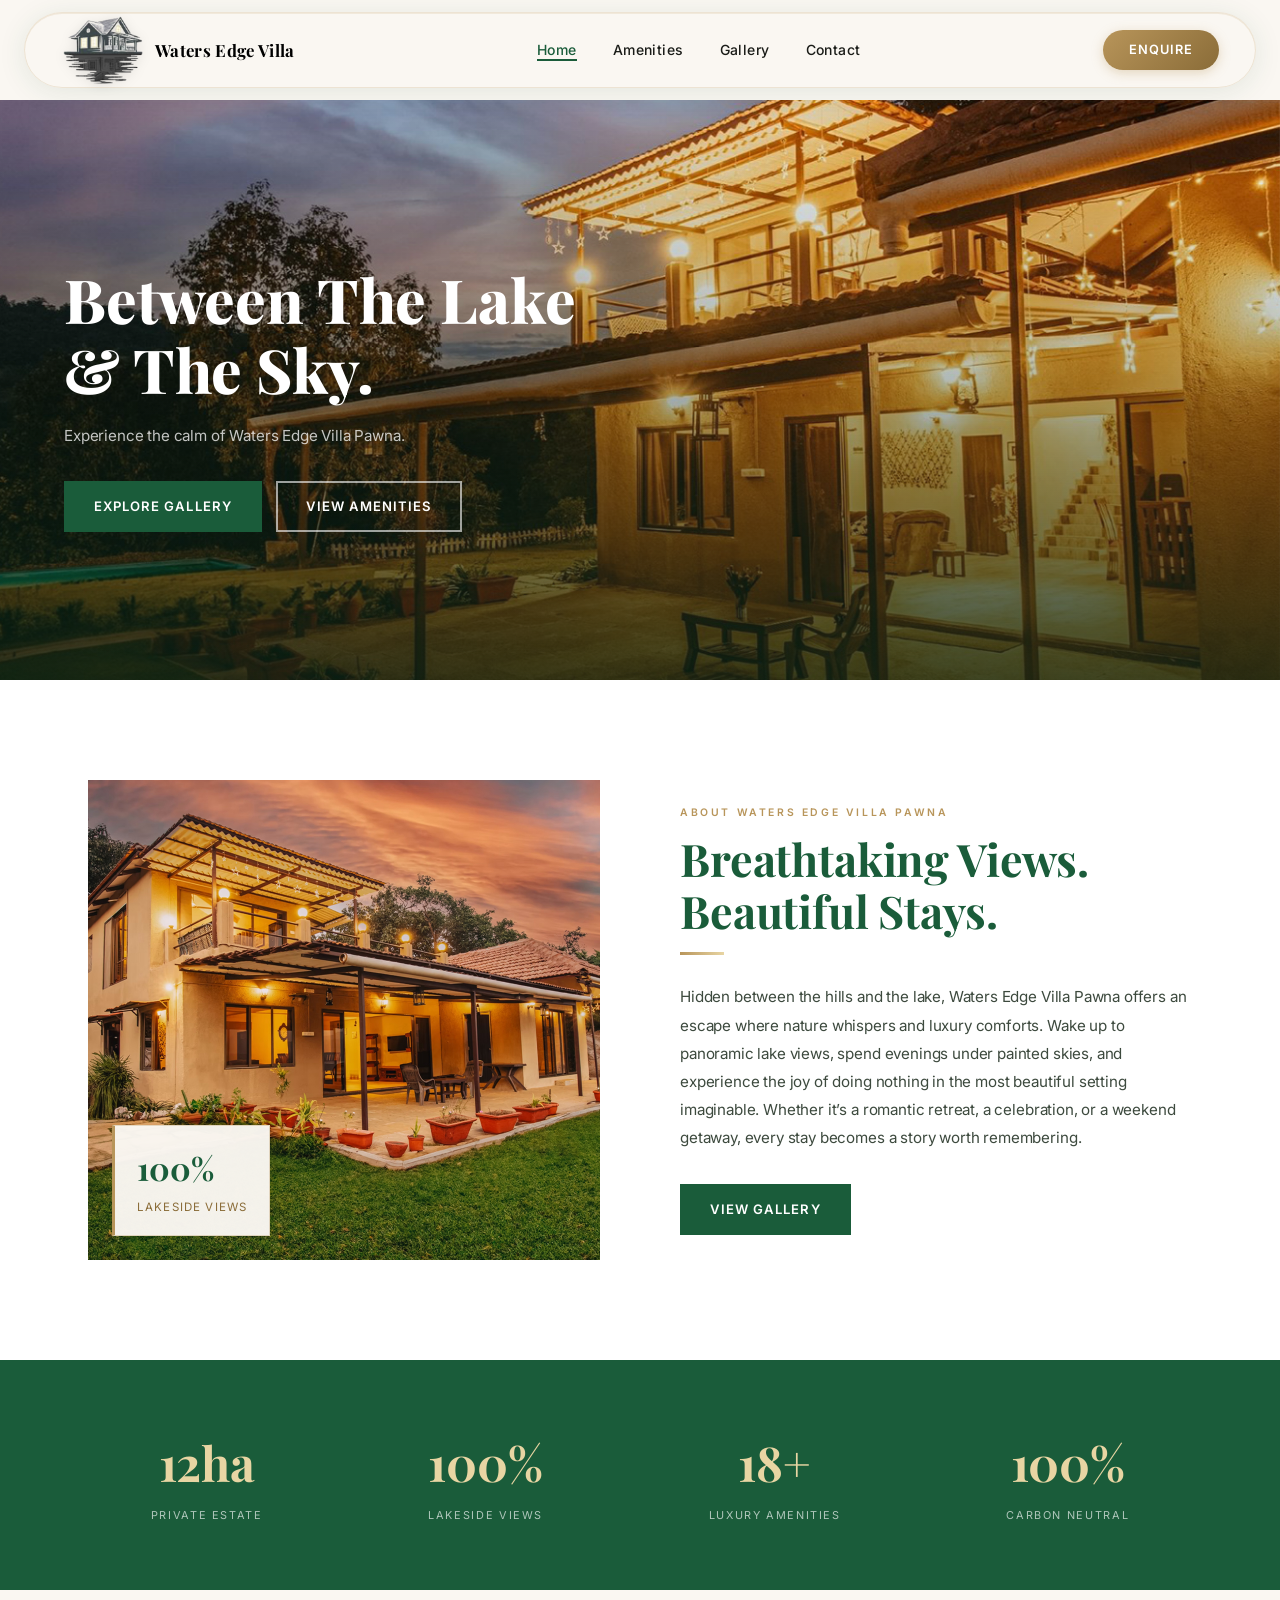
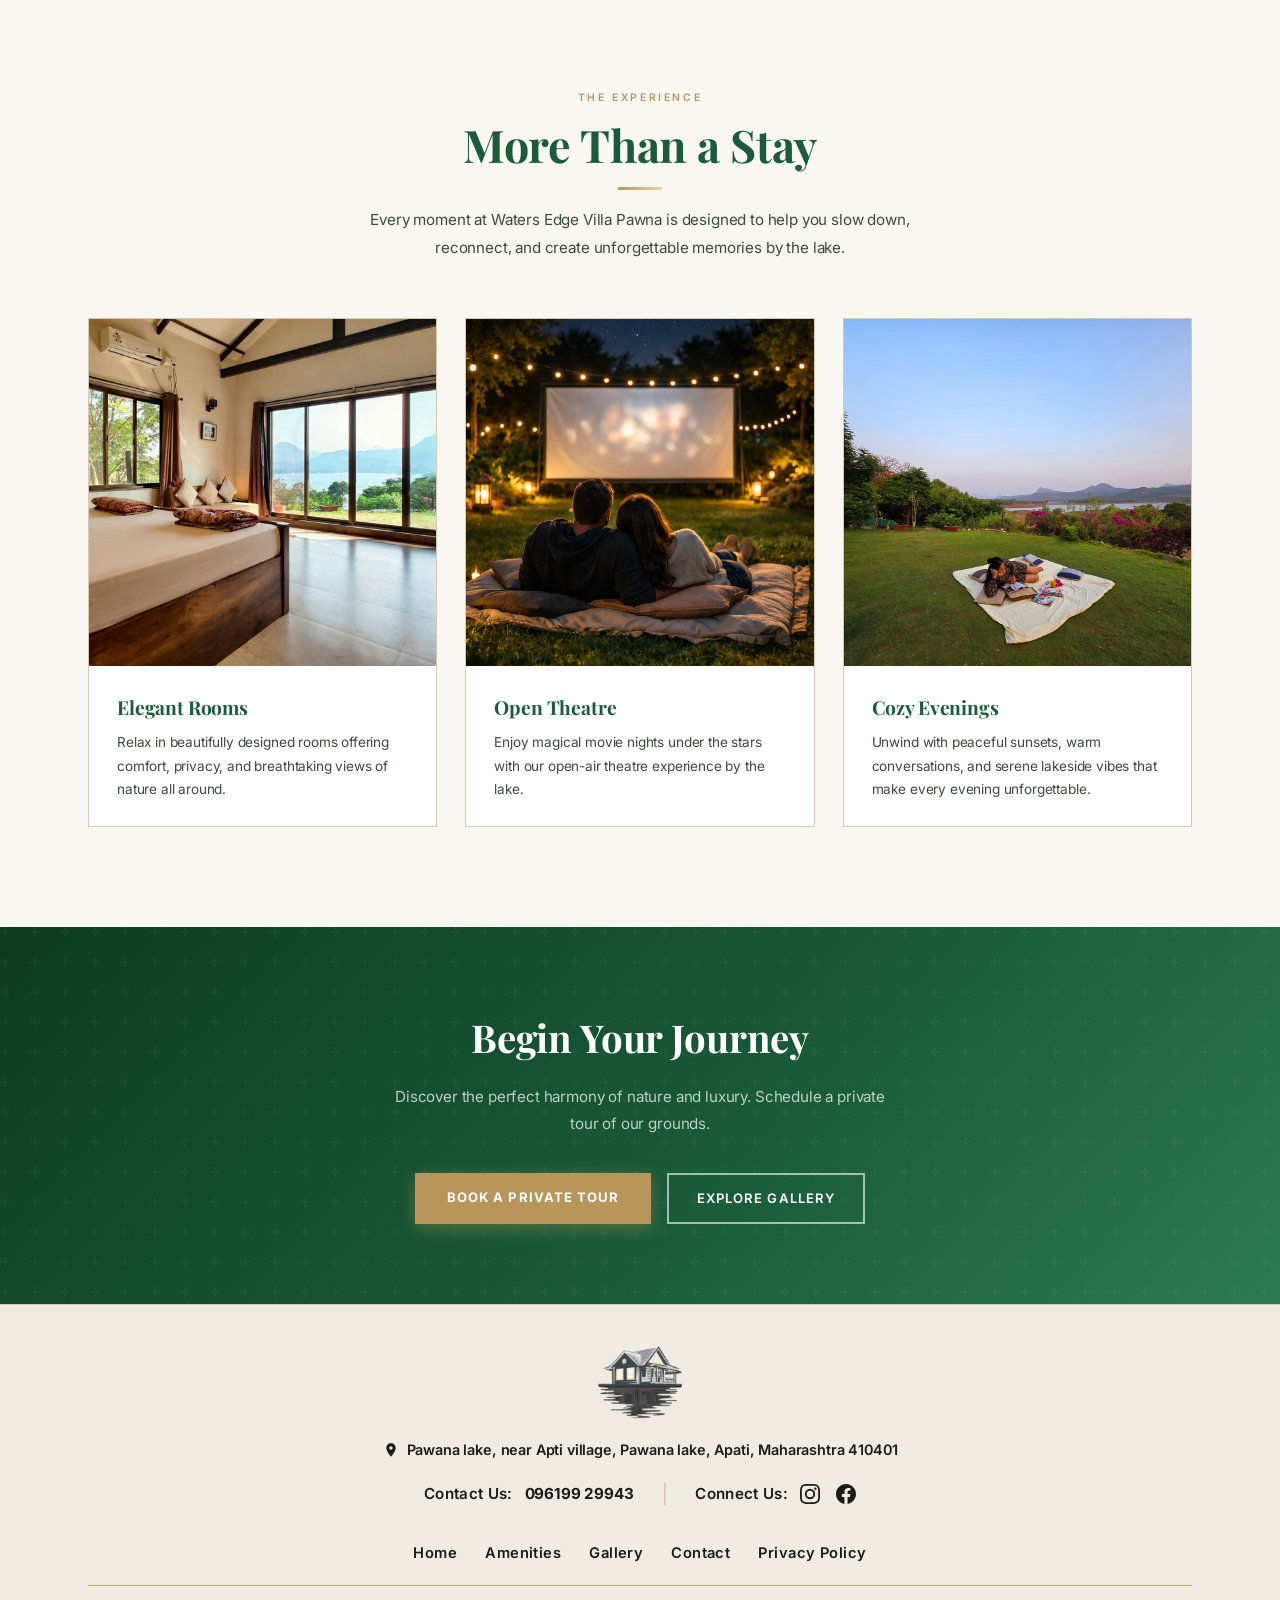
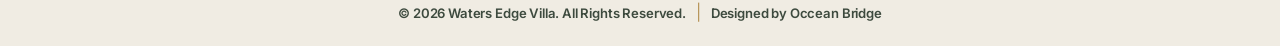
<file: index.html>
<!DOCTYPE html>
<html lang="en">

<head>
    <meta charset="UTF-8" />
    <meta name="viewport" content="width=device-width, initial-scale=1.0" />
    <title>Waters Edge Villa — Rooted in Nature, Defined by Luxury</title>
    <meta name="description"
        content="Waters Edge Villa — A sanctuary where modern luxury meets the timeless wisdom of nature." />
    <link rel="stylesheet" href="style.css" />
</head>

<body>

    <nav class="navbar" id="navbar">
        <a href="index.html" class="nav-logo-wrap">
            <img src="assets/logo.png" alt="Waters Edge Villa Logo" class="nav-logo-img" />
            <span class="nav-logo-text">Waters Edge Villa</span>
        </a>
        <button class="hamburger" id="hamburger" aria-label="Menu"><span></span><span></span><span></span></button>
        <ul class="nav-links" id="navLinks">
            <li><a href="index.html" class="active">Home</a></li>
            <li><a href="amenities.html">Amenities</a></li>
            <li><a href="gallery.html">Gallery</a></li>
            <li><a href="contact.html">Contact</a></li>
        </ul>
        <a href="contact.html" class="btn-book">Enquire</a>
    </nav>

    <!-- HERO -->
    <section class="hero">
        <img src="images/Hero Section_1.jpg.jpeg" alt="Waters Edge Villa luxury outdoor lounge" class="hero-bg" />
        <div class="hero-overlay"></div>


        <!-- Mobile hero content -->
        <div class="hero-content">

            <h1 class="hero-title">Between The Lake &amp; The Sky.</h1>
            <p class="hero-desc"> Experience the calm of Waters Edge Villa Pawna.</p>
            <div class="hero-btns">
                <a href="gallery.html" class="btn-primary">Explore Gallery</a>
                <a href="amenities.html" class="btn-outline-white">View Amenities</a>
            </div>
        </div>
    </section>

    <!-- LIVING ARCHITECTURE -->
    <section class="living-arch" style="background:var(--white);">
        <div class="container">
            <div class="grid">
                <div class="living-arch-img reveal-left">
                    <img src="images/Villa_2.jpg" alt="Estate grounds" />
                    <div class="img-stat">
                        <strong>100%</strong>
                        <span>Lakeside Views</span>
                    </div>
                </div>
                <div class="reveal">
                    <p class="section-label">About Waters Edge Villa Pawna</p>
                    <h2 class="section-title">Breathtaking Views. Beautiful Stays.
                    </h2>
                    <div class="section-underline"></div>
                    <p class="section-desc">Hidden between the hills and the lake, Waters Edge Villa Pawna offers an
                        escape where nature whispers and luxury comforts. Wake up to panoramic lake views, spend
                        evenings under painted skies, and experience the joy of doing nothing in the most beautiful
                        setting imaginable. Whether it’s a romantic retreat, a celebration, or a weekend getaway, every
                        stay becomes a story worth remembering.

                    </p>

                    <a href="gallery.html" class="btn-primary" style="margin-top:32px;">View Gallery</a>
                </div>
            </div>
        </div>
    </section>

    <!-- STATS -->
    <div class="stats-strip">
        <div class="container">
            <div class="stat-item reveal"><span class="stat-number">12ha</span><span class="stat-label">Private
                    Estate</span></div>
            <div class="stat-item reveal"><span class="stat-number">100%</span><span class="stat-label">Lakeside
                    Views</span></div>
            <div class="stat-item reveal"><span class="stat-number">18+</span><span class="stat-label">Luxury
                    Amenities</span></div>
            <div class="stat-item reveal"><span class="stat-number">100%</span><span class="stat-label">Carbon
                    Neutral</span></div>
        </div>
    </div>

    <!-- EXPERIENCE PREVIEW -->
    <section style="background:var(--off-white);">
        <div class="container">
            <div style="text-align:center;max-width:600px;margin:0 auto 56px;">
                <p class="section-label">The Experience</p>
                <h2 class="section-title">More Than a Stay</h2>
                <div class="section-underline" style="margin:0 auto 16px;"></div>
                <p class="section-desc" style="max-width:100%;">Every moment at Waters Edge Villa Pawna is designed to
                    help you slow down, reconnect, and create unforgettable memories by the lake.
                </p>
            </div>
            <div class="amenities-grid">
                <div class="amenity-card reveal">
                    <img src="images/2.png" alt="Elegant Rooms" />
                    <div class="amenity-card-body">
                        <h3>Elegant Rooms</h3>
                        <p>Relax in beautifully designed rooms offering comfort, privacy, and breathtaking views of
                            nature all around.</p>
                    </div>
                </div>
                <div class="amenity-card reveal">
                    <img src="images/Lawn Theatre.jpg.jpeg" alt="Open Theatre" />
                    <div class="amenity-card-body">
                        <h3>Open Theatre
                        </h3>
                        <p>Enjoy magical movie nights under the stars with our open-air theatre experience by the lake.
                        </p>
                    </div>
                </div>
                <div class="amenity-card reveal">
                    <img src="images/Book Reading.jpg.jpeg" alt="Cozy Evenings" />
                    <div class="amenity-card-body">
                        <h3>Cozy Evenings
                        </h3>
                        <p>Unwind with peaceful sunsets, warm conversations, and serene lakeside vibes that make every
                            evening unforgettable.</p>
                    </div>
                </div>
            </div>
        </div>
    </section>

    <!-- CTA -->
    <div class="cta-band">
        <div class="container">
            <h2>Begin Your Journey</h2>
            <p>Discover the perfect harmony of nature and luxury. Schedule a private tour of our grounds.</p>
            <div class="btns">
                <a href="contact.html" class="btn-cream">Book a Private Tour</a>
                <a href="gallery.html" class="btn-outline-white">Explore Gallery</a>
            </div>
        </div>
    </div>

    <!-- FOOTER -->
    <footer>
        <div class="container">
            <div class="footer-inner">
                <div class="footer-brand">
                    <a href="index.html" class="logo-wrap">
                        <img src="assets/logo.png" alt="Waters Edge Villa" />
                    </a>
                    <div class="footer-address">
                        <svg viewBox="0 0 24 24" width="16" height="16">
                            <path
                                d="M12 2C8.13 2 5 5.13 5 9c0 5.25 7 13 7 13s7-7.75 7-13c0-3.87-3.13-7-7-7zm0 9.5c-1.38 0-2.5-1.12-2.5-2.5S10.62 6.5 12 6.5s2.5 1.12 2.5 2.5S13.38 11.5 12 11.5z" />
                        </svg>
                        <p>Pawana lake, near Apti village, Pawana lake, Apati, Maharashtra 410401</p>
                    </div>
                    <div class="footer-contact-connect">
                        <div class="footer-phone">
                            <span class="footer-label">Contact Us:</span>
                            <a href="tel:+919619929943">096199 29943</a>
                        </div>
                        <span class="footer-connect-sep">|</span>
                        <div class="footer-social-wrap">
                            <span class="footer-label">Connect Us:</span>
                            <div class="footer-social">
                                <a href="#" aria-label="Instagram">
                                    <svg viewBox="0 0 24 24" width="16" height="16">
                                        <path
                                            d="M12 2.163c3.204 0 3.584.012 4.85.07 3.252.148 4.771 1.691 4.919 4.919.058 1.265.069 1.645.069 4.849 0 3.205-.012 3.584-.069 4.849-.149 3.225-1.664 4.771-4.919 4.919-1.266.058-1.644.07-4.85.07-3.204 0-3.584-.012-4.849-.07-3.26-.149-4.771-1.699-4.919-4.92-.058-1.265-.07-1.644-.07-4.849 0-3.204.013-3.583.07-4.849.149-3.227 1.664-4.771 4.919-4.919 1.266-.057 1.645-.069 4.849-.069zM12 0C8.741 0 8.333.014 7.053.072 2.695.272.273 2.69.073 7.052.014 8.333 0 8.741 0 12c0 3.259.014 3.668.072 4.948.2 4.358 2.618 6.78 6.98 6.98C8.333 23.986 8.741 24 12 24c3.259 0 3.668-.014 4.948-.072 4.354-.2 6.782-2.618 6.979-6.98.059-1.28.073-1.689.073-4.948 0-3.259-.014-3.667-.072-4.947-.196-4.354-2.617-6.78-6.979-6.98C15.668.014 15.259 0 12 0zm0 5.838a6.162 6.162 0 100 12.324 6.162 6.162 0 000-12.324zM12 16a4 4 0 110-8 4 4 0 010 8zm6.406-11.845a1.44 1.44 0 100 2.881 1.44 1.44 0 000-2.881z" />
                                    </svg>
                                </a>
                                <a href="#" aria-label="Facebook">
                                    <svg viewBox="0 0 24 24" width="16" height="16">
                                        <path
                                            d="M24 12.073c0-6.627-5.373-12-12-12s-12 5.373-12 12c0 5.99 4.388 10.954 10.125 11.854v-8.385H7.078v-3.47h3.047V9.43c0-3.007 1.792-4.669 4.533-4.669 1.312 0 2.686.235 2.686.235v2.953H15.83c-1.491 0-1.956.925-1.956 1.874v2.25h3.328l-.532 3.47h-2.796v8.385C19.612 23.027 24 18.062 24 12.073z" />
                                    </svg>
                                </a>
                            </div>
                        </div>
                    </div>
                </div>
                <div>
                    <ul>
                        <li><a href="index.html">Home</a></li>
                        <li><a href="amenities.html">Amenities</a></li>
                        <li><a href="gallery.html">Gallery</a></li>
                        <li><a href="contact.html">Contact</a></li>
                        <li><a href="#">Privacy Policy</a></li>
                    </ul>
                </div>
            </div>
            <hr class="footer-divider" />
            <div class="footer-bottom">
                <p>© 2026 Waters Edge Villa. All Rights Reserved.</p>
                <span class="sep">|</span>
                <p>Designed by Occean Bridge</p>
            </div>
        </div>
    </footer>

    <script>
        window.addEventListener('scroll', () => { document.getElementById('navbar').classList.toggle('scrolled', window.scrollY > 40); });
        const ham = document.getElementById('hamburger');
        const nav = document.getElementById('navLinks');
        ham.addEventListener('click', () => { ham.classList.toggle('open'); nav.classList.toggle('open'); });
        const observer = new IntersectionObserver(entries => { entries.forEach(e => { if (e.isIntersecting) e.target.classList.add('visible'); }); }, { threshold: 0.12 });
        document.querySelectorAll('.reveal,.reveal-left').forEach(el => observer.observe(el));
    </script>
</body>

</html>
</file>
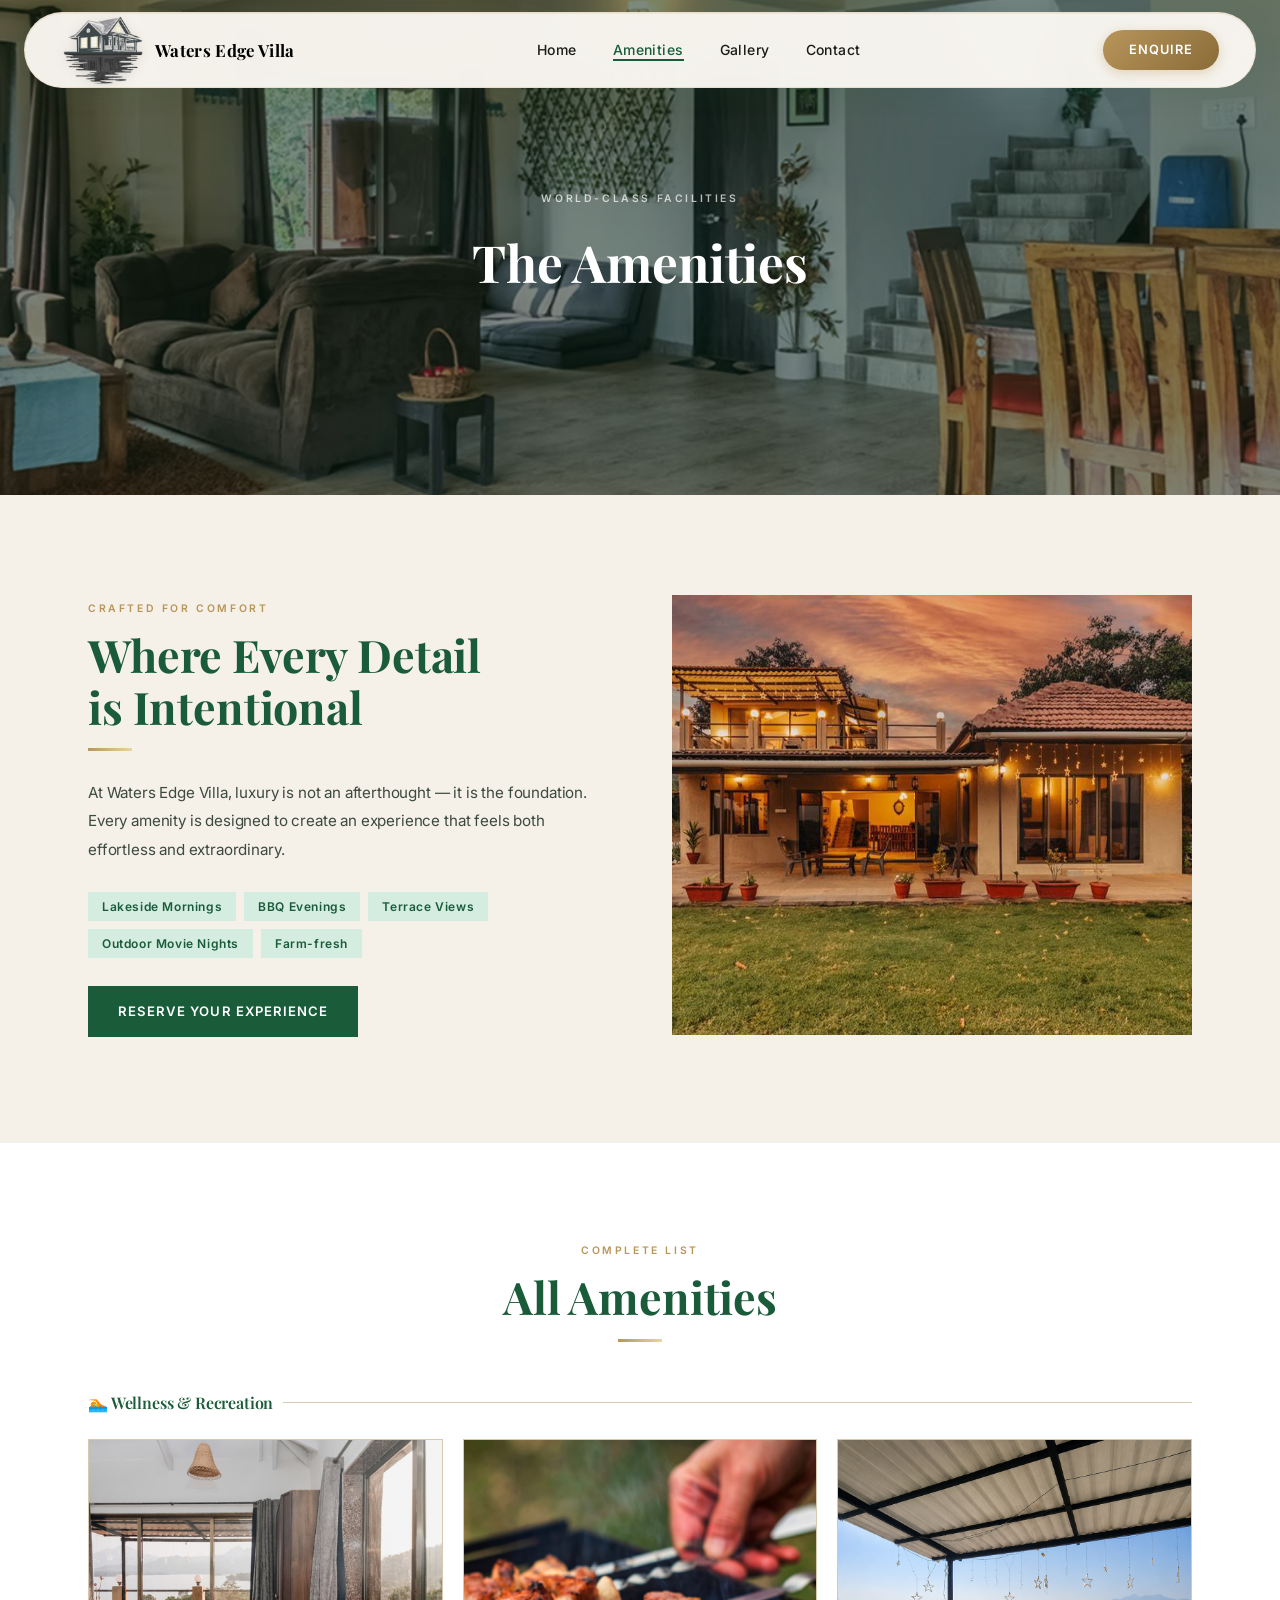
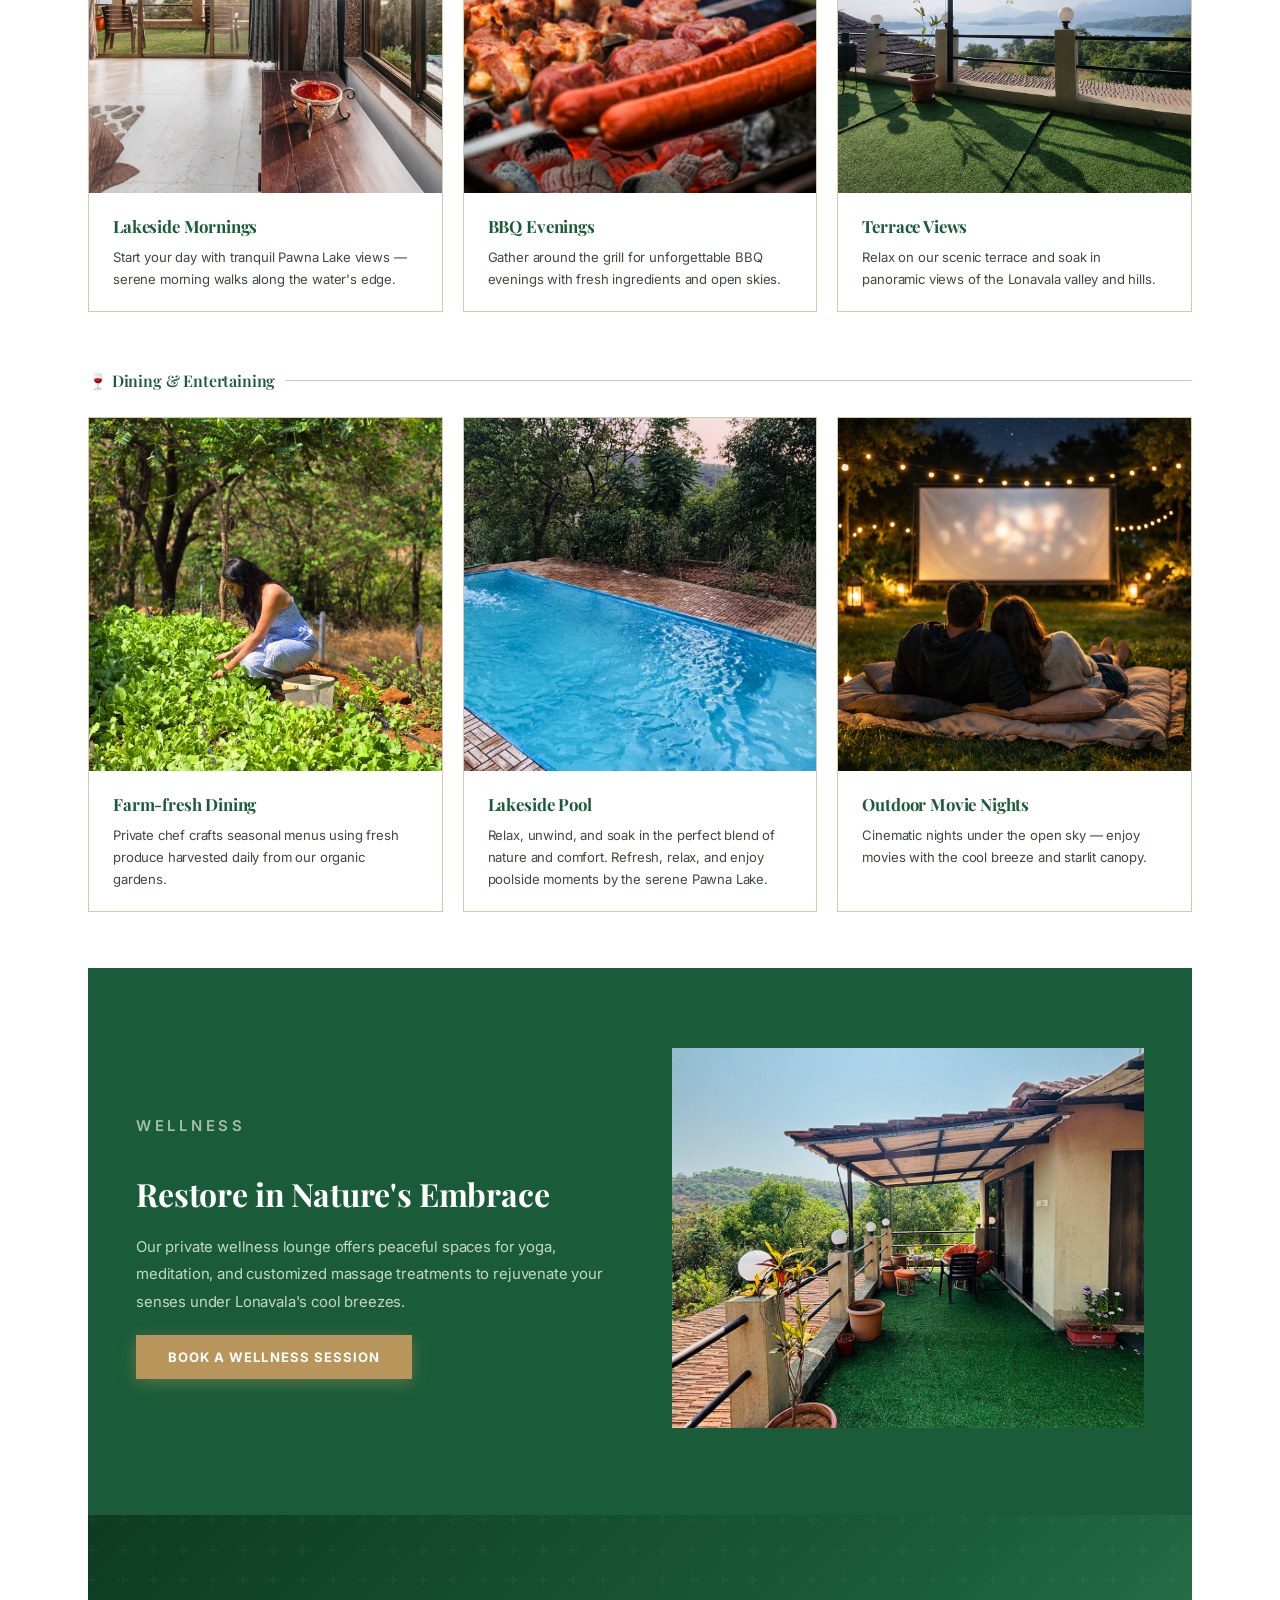
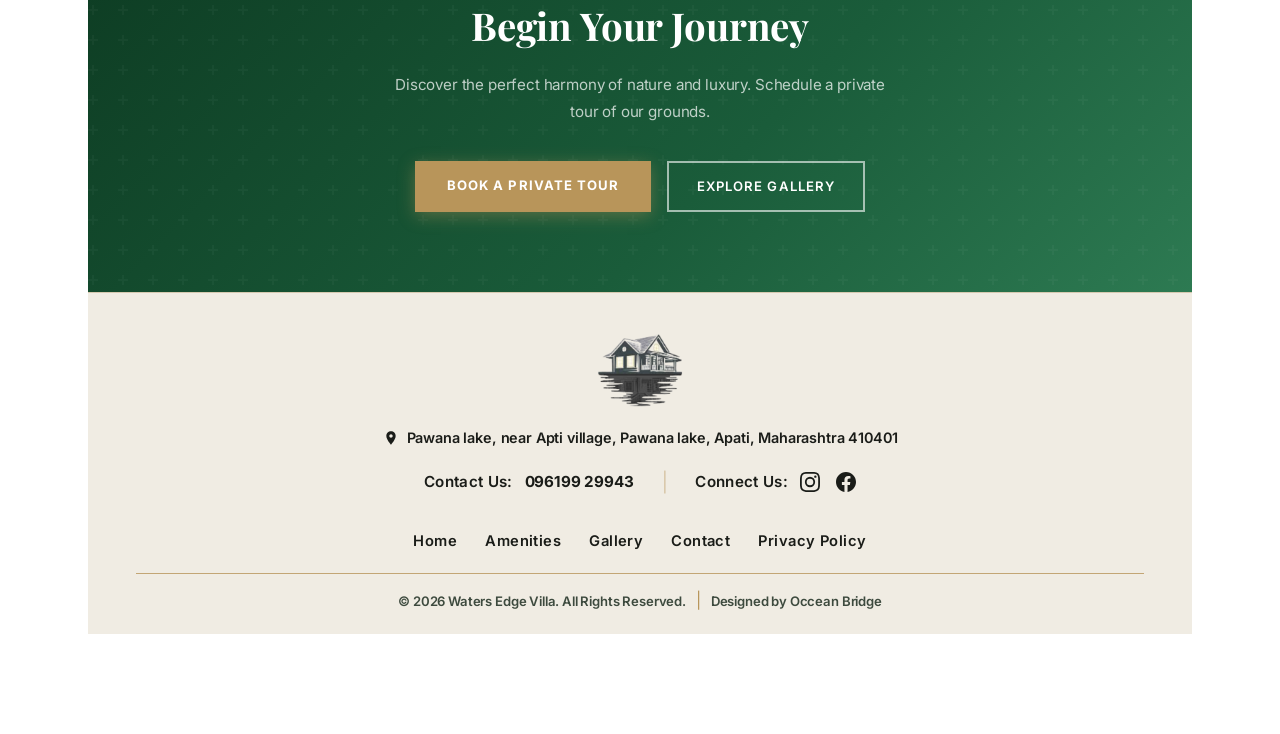
<file: amenities.html>
<!DOCTYPE html>
<html lang="en">

<head>
  <meta charset="UTF-8" />
  <meta name="viewport" content="width=device-width, initial-scale=1.0" />
  <title>Amenities — Waters Edge Villa</title>
  <meta name="description"
    content="World-class amenities at Waters Edge Villa — private pools, organic spa, gourmet dining, fitness studio and more." />
  <link rel="stylesheet" href="style.css" />
  <style>
    .amenities-intro-grid {
      display: grid;
      grid-template-columns: 1fr 1fr;
      gap: 64px;
      align-items: center;
    }

    .amenity-list {
      display: grid;
      grid-template-columns: repeat(3, 1fr);
      gap: 20px;
      margin-bottom: 56px;
    }

    .amenity-item {
      background: var(--white);
      border: 1px solid var(--cream-dark);
      overflow: hidden;
      transition: transform var(--transition), box-shadow var(--transition);
    }

    .amenity-item:hover {
      transform: translateY(-6px);
      box-shadow: var(--shadow);
    }

    .amenity-item img {
      width: 100%;
      height: auto;
      display: block;
      transition: transform 0.6s cubic-bezier(0.4, 0, 0.2, 1);
    }

    .amenity-item:hover img {
      transform: scale(1.08);
    }

    .amenity-item-body {
      padding: 20px 24px;
    }

    .amenity-item-body span {
      font-size: 1.4rem;
      display: block;
      margin-bottom: 8px;
    }

    .amenity-item-body h4 {
      font-family: var(--serif);
      font-size: 1.05rem;
      color: var(--green);
      margin-bottom: 6px;
    }

    .amenity-item-body p {
      font-size: 0.82rem;
      color: var(--text-mid);
      line-height: 1.7;
    }

    .amenities-cat-title {
      font-family: var(--serif);
      font-size: 1rem;
      color: var(--green);
      font-weight: 600;
      display: flex;
      align-items: center;
      gap: 10px;
      margin-bottom: 24px;
    }

    .amenities-cat-title::after {
      content: '';
      flex: 1;
      height: 1px;
      background: var(--cream-dark);
    }

    .highlight-strip {
      background: var(--green);
      padding: 80px 0;
    }

    .highlight-strip .inner {
      display: grid;
      grid-template-columns: 1fr 1fr;
      gap: 64px;
      align-items: center;
    }

    .highlight-strip h2 {
      font-family: var(--serif);
      font-size: 2rem;
      color: var(--white);
      margin-bottom: 14px;
    }

    .highlight-strip p {
      color: rgba(255, 255, 255, 0.75);
      font-size: 0.93rem;
      line-height: 1.85;
      margin-bottom: 28px;
    }

    .highlight-strip img {
      width: 100%;
      height: 380px;
      object-fit: cover;
    }

    @media(max-width:900px) {
      .amenities-intro-grid {
        grid-template-columns: 1fr;
      }

      .amenity-list {
        grid-template-columns: 1fr 1fr;
      }

      .highlight-strip .inner {
        grid-template-columns: 1fr;
      }
    }

    @media(max-width:600px) {
      .amenity-list {
        grid-template-columns: 1fr;
      }
    }
  </style>
</head>

<body>

  <nav class="navbar" id="navbar">
    <a href="index.html" class="nav-logo-wrap">
      <img src="assets/logo.png" alt="Waters Edge Villa Logo" class="nav-logo-img" />
      <span class="nav-logo-text">Waters Edge Villa</span>
    </a>
    <button class="hamburger" id="hamburger" aria-label="Menu"><span></span><span></span><span></span></button>
    <ul class="nav-links" id="navLinks">
      <li><a href="index.html">Home</a></li>
      <li><a href="amenities.html" class="active">Amenities</a></li>
      <li><a href="gallery.html">Gallery</a></li>
      <li><a href="contact.html">Contact</a></li>
    </ul>
    <a href="contact.html" class="btn-book">Enquire</a>
  </nav>

  <div class="page-hero">
    <img src="images/Room_12.jpg" alt="Waters Edge Villa Amenities" class="page-hero-bg" />
    <div class="page-hero-overlay"></div>
    <div class="page-hero-content">
      <p class="eyebrow">World-Class Facilities</p>
      <h1>The Amenities</h1>
    </div>
  </div>

  <section style="background:var(--cream);">
    <div class="container">
      <div class="amenities-intro-grid">
        <div class="reveal-left">
          <p class="section-label">Crafted for Comfort</p>
          <h2 class="section-title">Where Every Detail<br>is Intentional</h2>
          <div class="section-underline"></div>
          <p class="section-desc">At Waters Edge Villa, luxury is not an afterthought — it is the foundation. Every
            amenity is designed to create an experience that feels both effortless and extraordinary.</p>
          <div class="tag-list" style="margin-top:28px;">
            <span class="tag">Lakeside Mornings</span>
            <span class="tag">BBQ Evenings</span>
            <span class="tag">Terrace Views</span>
            <span class="tag">Outdoor Movie Nights</span>
            <span class="tag">Farm-fresh</span>

          </div>
          <a href="contact.html" class="btn-primary">Reserve Your Experience</a>
        </div>
        <div class="reveal">
          <img src="images/Villa_1.jpg" alt="Villa Exterior" style="width:100%;height:440px;object-fit:cover;" />
        </div>
      </div>
    </div>
  </section>

  <section style="background:var(--white);">
    <div class="container">
      <div style="text-align:center;max-width:560px;margin:0 auto 48px;">
        <p class="section-label">Complete List</p>
        <h2 class="section-title">All Amenities</h2>
        <div class="section-underline" style="margin:0 auto 16px;"></div>
      </div>

      <p class="amenities-cat-title">🏊 Wellness &amp; Recreation</p>
      <div class="amenity-list">
        <div class="amenity-item reveal"><img src="images/Room_13.jpg" alt="Lakeside Views" />
          <div class="amenity-item-body">
            <h4>Lakeside Mornings</h4>
            <p>Start your day with tranquil Pawna Lake views — serene morning walks along the water's edge.</p>
          </div>
        </div>
        <div class="amenity-item reveal"><img src="images/7.jpg" alt="BBQ Evenings" />
          <div class="amenity-item-body">
            <h4>BBQ Evenings</h4>
            <p>Gather around the grill for unforgettable BBQ evenings with fresh ingredients and open skies.</p>
          </div>
        </div>
        <div class="amenity-item reveal"><img src="images/Villa_4.jpg" alt="Terrace Views" />
          <div class="amenity-item-body">
            <h4>Terrace Views</h4>
            <p>Relax on our scenic terrace and soak in panoramic views of the Lonavala valley and hills.</p>
          </div>
        </div>
      </div>

      <p class="amenities-cat-title">🍷 Dining &amp; Entertaining</p>
      <div class="amenity-list">
        <div class="amenity-item reveal"><img src="images/18.jpg" alt="Farm-fresh Dining" />
          <div class="amenity-item-body">
            <h4>Farm-fresh Dining</h4>
            <p>Private chef crafts seasonal menus using fresh produce harvested daily from our organic gardens.</p>
          </div>
        </div>
        <div class="amenity-item reveal"><img src="images/6.jpg" alt="BBQ Evenings" />
          <div class="amenity-item-body">
            <h4>Lakeside Pool</h4>
            <p>Relax, unwind, and soak in the perfect blend of nature and comfort.
              Refresh, relax, and enjoy poolside moments by the serene Pawna Lake.</p>
          </div>
        </div>
        <div class="amenity-item reveal"><img src="images/Lawn Theatre.jpg.jpeg" alt="Outdoor Movie Nights" />
          <div class="amenity-item-body">
            <h4>Outdoor Movie Nights</h4>
            <p>Cinematic nights under the open sky — enjoy movies with the cool breeze and starlit canopy.</p>
          </div>
        </div>
      </div>



      <div class="highlight-strip">
        <div class="container">
          <div class="inner">
            <div class="reveal-left">
              <p class="section-label" style="color:rgba(255,255,255,0.6);">Wellness</p>
              <h2>Restore in Nature's Embrace</h2>
              <p>Our private wellness lounge offers peaceful spaces for yoga, meditation, and customized massage
                treatments
                to rejuvenate your senses under Lonavala's cool breezes.</p>
              <a href="contact.html" class="btn-cream">Book a Wellness Session</a>
            </div>
            <div class="reveal"><img src="images/Room_10.jpg" alt="Wellness Lounge" /></div>
          </div>
        </div>
      </div>

      <div class="cta-band">
        <div class="container">
          <h2>Begin Your Journey</h2>
          <p>Discover the perfect harmony of nature and luxury. Schedule a private tour of our grounds.</p>
          <div class="btns">
            <a href="contact.html" class="btn-cream">Book a Private Tour</a>
            <a href="gallery.html" class="btn-outline-white">Explore Gallery</a>
          </div>
        </div>
      </div>

      <footer>
        <div class="container">
          <div class="footer-inner">
            <div class="footer-brand">
              <a href="index.html" class="logo-wrap"><img src="assets/logo.png" alt="Waters Edge Villa" /></a>
              <div class="footer-address">
                <svg viewBox="0 0 24 24" width="16" height="16">
                  <path
                    d="M12 2C8.13 2 5 5.13 5 9c0 5.25 7 13 7 13s7-7.75 7-13c0-3.87-3.13-7-7-7zm0 9.5c-1.38 0-2.5-1.12-2.5-2.5S10.62 6.5 12 6.5s2.5 1.12 2.5 2.5S13.38 11.5 12 11.5z" />
                </svg>
                <p>Pawana lake, near Apti village, Pawana lake, Apati, Maharashtra 410401</p>
              </div>
              <div class="footer-contact-connect">
                <div class="footer-phone">
                  <span class="footer-label">Contact Us:</span>
                  <a href="tel:+919619929943">096199 29943</a>
                </div>
                <span class="footer-connect-sep">|</span>
                <div class="footer-social-wrap">
                  <span class="footer-label">Connect Us:</span>
                  <div class="footer-social">
                    <a href="#" aria-label="Instagram">
                      <svg viewBox="0 0 24 24" width="16" height="16">
                        <path
                          d="M12 2.163c3.204 0 3.584.012 4.85.07 3.252.148 4.771 1.691 4.919 4.919.058 1.265.069 1.645.069 4.849 0 3.205-.012 3.584-.069 4.849-.149 3.225-1.664 4.771-4.919 4.919-1.266.058-1.644.07-4.85.07-3.204 0-3.584-.012-4.849-.07-3.26-.149-4.771-1.699-4.919-4.92-.058-1.265-.07-1.644-.07-4.849 0-3.204.013-3.583.07-4.849.149-3.227 1.664-4.771 4.919-4.919 1.266-.057 1.645-.069 4.849-.069zM12 0C8.741 0 8.333.014 7.053.072 2.695.272.273 2.69.073 7.052.014 8.333 0 8.741 0 12c0 3.259.014 3.668.072 4.948.2 4.358 2.618 6.78 6.98 6.98C8.333 23.986 8.741 24 12 24c3.259 0 3.668-.014 4.948-.072 4.354-.2 6.782-2.618 6.979-6.98.059-1.28.073-1.689.073-4.948 0-3.259-.014-3.667-.072-4.947-.196-4.354-2.617-6.78-6.979-6.98C15.668.014 15.259 0 12 0zm0 5.838a6.162 6.162 0 100 12.324 6.162 6.162 0 000-12.324zM12 16a4 4 0 110-8 4 4 0 010 8zm6.406-11.845a1.44 1.44 0 100 2.881 1.44 1.44 0 000-2.881z" />
                      </svg>
                    </a>
                    <a href="#" aria-label="Facebook">
                      <svg viewBox="0 0 24 24" width="16" height="16">
                        <path
                          d="M24 12.073c0-6.627-5.373-12-12-12s-12 5.373-12 12c0 5.99 4.388 10.954 10.125 11.854v-8.385H7.078v-3.47h3.047V9.43c0-3.007 1.792-4.669 4.533-4.669 1.312 0 2.686.235 2.686.235v2.953H15.83c-1.491 0-1.956.925-1.956 1.874v2.25h3.328l-.532 3.47h-2.796v8.385C19.612 23.027 24 18.062 24 12.073z" />
                      </svg>
                    </a>
                  </div>
                </div>
              </div>
            </div>
            <div>
              <ul>
                <li><a href="index.html">Home</a></li>
                <li><a href="amenities.html">Amenities</a></li>
                <li><a href="gallery.html">Gallery</a></li>
                <li><a href="contact.html">Contact</a></li>
                <li><a href="#">Privacy Policy</a></li>
              </ul>
            </div>
          </div>
          <hr class="footer-divider" />
          <div class="footer-bottom">
            <p>© 2026 Waters Edge Villa. All Rights Reserved.</p>
            <span class="sep">|</span>
            <p>Designed by Occean Bridge</p>
          </div>
        </div>
      </footer>

      <script>
        window.addEventListener('scroll', () => { document.getElementById('navbar').classList.toggle('scrolled', window.scrollY > 40); });
        const ham = document.getElementById('hamburger'); const nav = document.getElementById('navLinks');
        ham.addEventListener('click', () => { ham.classList.toggle('open'); nav.classList.toggle('open'); });
        const observer = new IntersectionObserver(entries => { entries.forEach(e => { if (e.isIntersecting) e.target.classList.add('visible'); }); }, { threshold: 0.12 });
        document.querySelectorAll('.reveal,.reveal-left').forEach(el => observer.observe(el));
      </script>
</body>

</html>
</file>
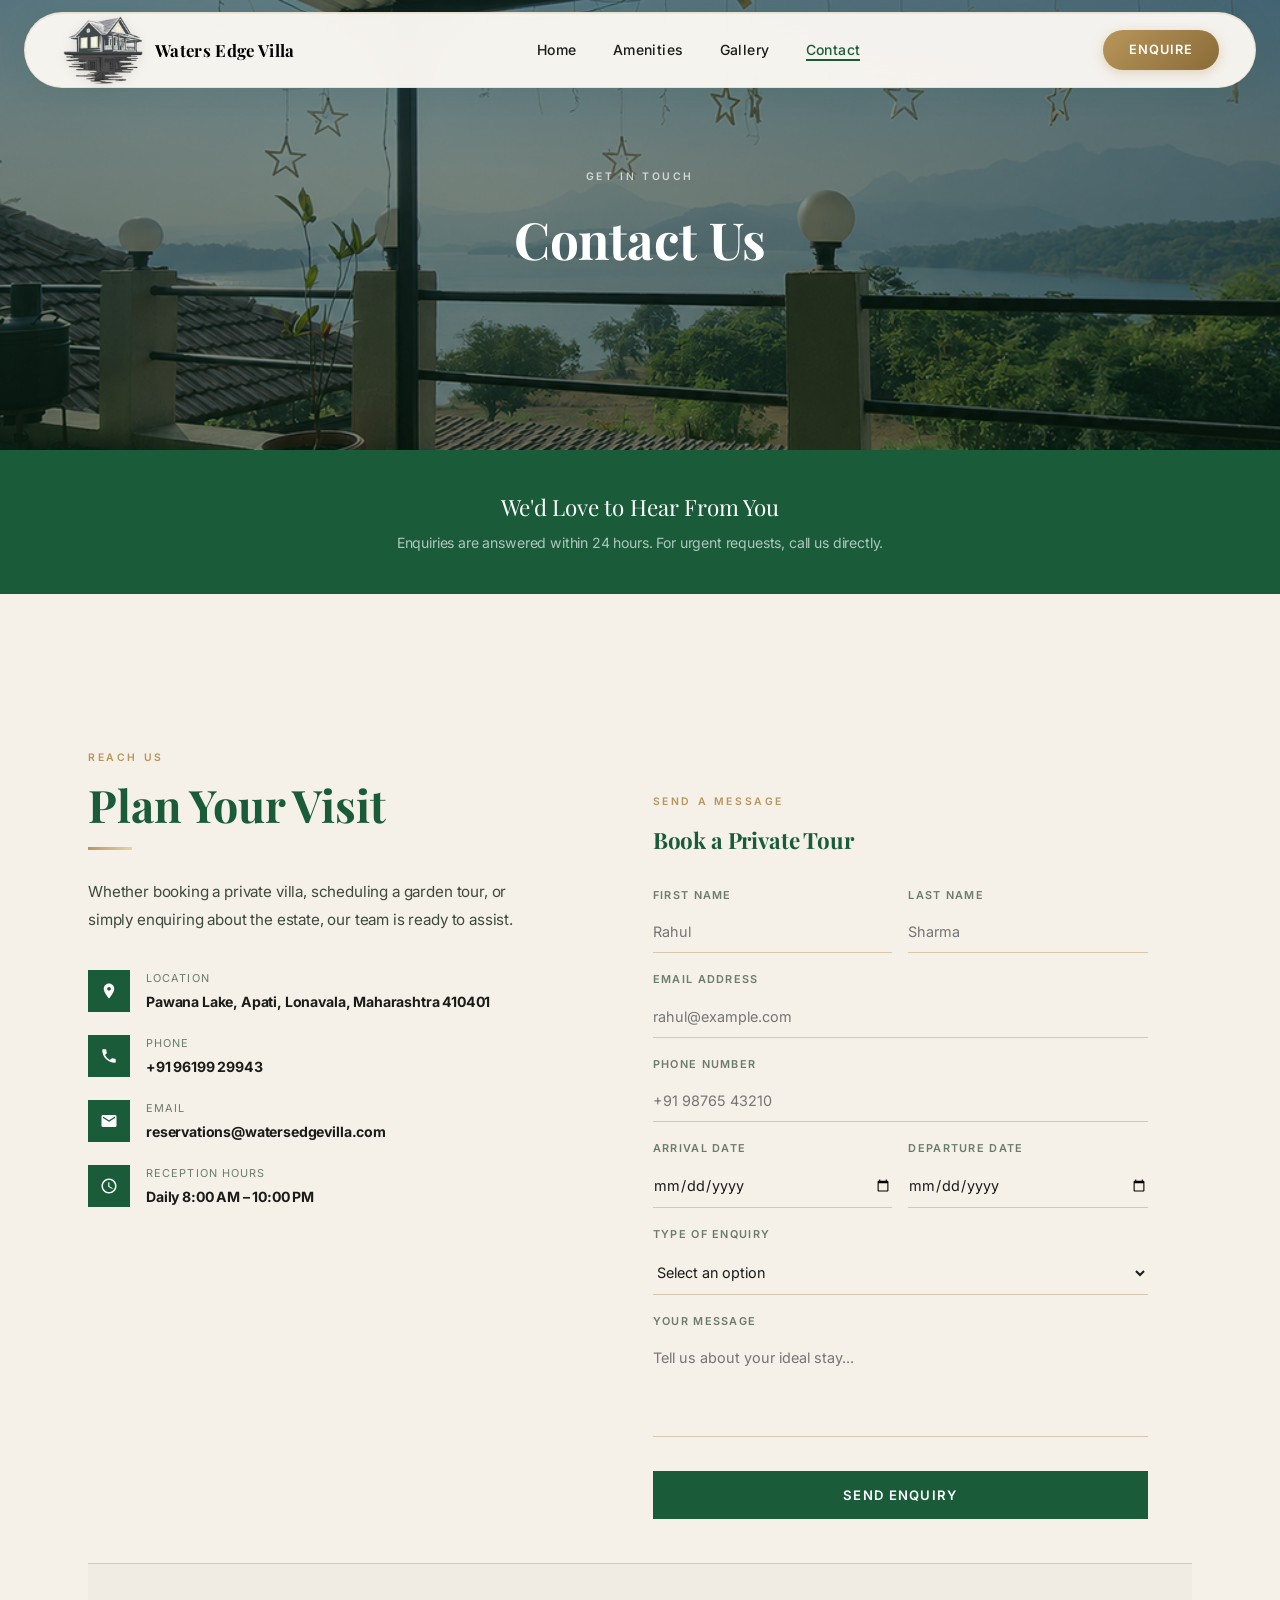
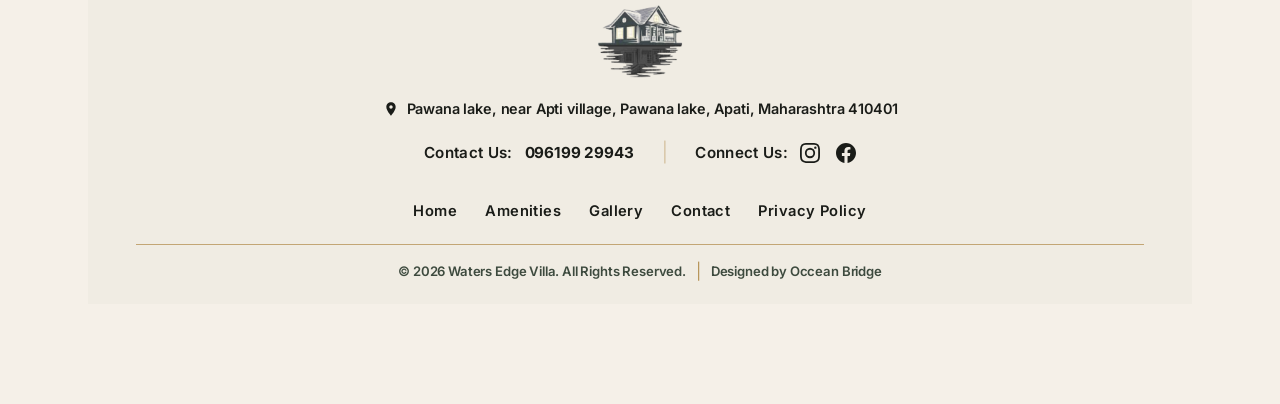
<file: contact.html>
<!DOCTYPE html>
<html lang="en">

<head>
  <meta charset="UTF-8" />
  <meta name="viewport" content="width=device-width, initial-scale=1.0" />
  <title>Contact — Waters Edge Villa</title>
  <meta name="description"
    content="Contact Waters Edge Villa to book a private tour, request estate information, or enquire about availability." />
  <link rel="stylesheet" href="style.css" />
  <style>
    .faq-item {
      border-bottom: 1px solid var(--cream-dark);
    }

    .faq-q {
      display: flex;
      justify-content: space-between;
      align-items: center;
      padding: 20px 0;
      cursor: pointer;
      font-family: var(--serif);
      font-size: 1rem;
      color: var(--green);
      font-weight: 600;
    }

    .faq-q .icon {
      transition: transform var(--transition);
      color: var(--green);
      font-size: 1.1rem;
    }

    .faq-item.open .faq-q .icon {
      transform: rotate(45deg);
    }

    .faq-a {
      max-height: 0;
      overflow: hidden;
      transition: max-height 0.4s ease;
    }

    .faq-a p {
      font-size: 0.88rem;
      color: var(--text-mid);
      line-height: 1.8;
      padding-bottom: 18px;
    }

    .faq-item.open .faq-a {
      max-height: 200px;
    }

    .social-btn {
      display: flex;
      align-items: center;
      gap: 8px;
      padding: 11px 22px;
      border-radius: var(--radius);
      font-size: 0.82rem;
      font-weight: 600;
      text-decoration: none;
      transition: all var(--transition);
      letter-spacing: 0.05em;
      border: 1.5px solid var(--cream-dark);
      background: var(--white);
      color: var(--green);
    }

    .social-btn:hover {
      transform: translateY(-3px);
      background: var(--green);
      color: var(--white);
      border-color: var(--green);
    }

    .success-msg {
      display: none;
      background: var(--green-light);
      border: 1px solid var(--green);
      color: var(--green);
      padding: 14px 18px;
      margin-top: 14px;
      font-size: 0.88rem;
    }
  </style>
</head>

<body>

  <nav class="navbar" id="navbar">
    <a href="index.html" class="nav-logo-wrap">
      <img src="assets/logo.png" alt="Waters Edge Villa Logo" class="nav-logo-img" />
      <span class="nav-logo-text">Waters Edge Villa</span>
    </a>
    <button class="hamburger" id="hamburger" aria-label="Menu"><span></span><span></span><span></span></button>
    <ul class="nav-links" id="navLinks">
      <li><a href="index.html">Home</a></li>
      <li><a href="amenities.html">Amenities</a></li>
      <li><a href="gallery.html">Gallery</a></li>
      <li><a href="contact.html" class="active">Contact</a></li>
    </ul>
    <a href="contact.html" class="btn-book">Enquire</a>
  </nav>

  <div class="page-hero" style="height:50vh;">
    <img src="images/Villa_4.jpg" alt="Contact Waters Edge Villa" class="page-hero-bg" />
    <div class="page-hero-overlay"></div>
    <div class="page-hero-content">
      <p class="eyebrow">Get in Touch</p>
      <h1>Contact Us</h1>
    </div>
  </div>

  <!-- STRIP -->
  <div style="background:var(--green);padding:40px 0;text-align:center;">
    <div class="container">
      <p style="font-family:var(--serif);font-size:1.4rem;color:var(--white);">We'd Love to Hear From You</p>
      <p style="color:rgba(255,255,255,0.65);font-size:0.88rem;margin-top:6px;">Enquiries are answered within 24 hours.
        For urgent requests, call us directly.</p>
    </div>
  </div>

  <section style="background:var(--cream);">
    <div class="container">
      <div class="contact-grid">
        <div class="reveal-left">
          <p class="section-label">Reach Us</p>
          <h2 class="section-title">Plan Your Visit</h2>
          <div class="section-underline"></div>
          <p class="section-desc">Whether booking a private villa, scheduling a garden tour, or simply enquiring about
            the estate, our team is ready to assist.</p>
          <div style="margin-top:36px;">
            <div class="c-item">
              <div class="c-icon"><svg viewBox="0 0 24 24">
                  <path
                    d="M12 2C8.13 2 5 5.13 5 9c0 5.25 7 13 7 13s7-7.75 7-13c0-3.87-3.13-7-7-7zm0 9.5c-1.38 0-2.5-1.12-2.5-2.5S10.62 6.5 12 6.5s2.5 1.12 2.5 2.5S13.38 11.5 12 11.5z" />
                </svg></div>
              <div class="c-text"><span>Location</span><strong>Pawana Lake, Apati, Lonavala, Maharashtra 410401</strong>
              </div>
            </div>
            <div class="c-item">
              <div class="c-icon"><svg viewBox="0 0 24 24">
                  <path
                    d="M6.62 10.79a15.05 15.05 0 006.59 6.59l2.2-2.2a1 1 0 011.01-.24c1.12.37 2.33.57 3.58.57a1 1 0 011 1V20a1 1 0 01-1 1C10.61 21 3 13.39 3 4a1 1 0 011-1h3.5a1 1 0 011 1c0 1.25.2 2.46.57 3.58a1 1 0 01-.24 1.01l-2.21 2.2z" />
                </svg></div>
              <div class="c-text"><span>Phone</span><strong>+91 96199 29943</strong></div>
            </div>
            <div class="c-item">
              <div class="c-icon"><svg viewBox="0 0 24 24">
                  <path
                    d="M20 4H4a2 2 0 00-2 2v12a2 2 0 002 2h16a2 2 0 002-2V6a2 2 0 00-2-2zm0 4l-8 5-8-5V6l8 5 8-5v2z" />
                </svg></div>
              <div class="c-text"><span>Email</span><strong>reservations@watersedgevilla.com</strong></div>
            </div>
            <div class="c-item">
              <div class="c-icon"><svg viewBox="0 0 24 24">
                  <path
                    d="M11.99 2C6.47 2 2 6.48 2 12s4.47 10 9.99 10C17.52 22 22 17.52 22 12S17.52 2 11.99 2zM12 20c-4.42 0-8-3.58-8-8s3.58-8 8-8 8 3.58 8 8-3.58 8-8 8zm.5-13H11v6l5.25 3.15.75-1.23-4.5-2.67V7z" />
                </svg></div>
              <div class="c-text"><span>Reception Hours</span><strong>Daily 8:00 AM – 10:00 PM</strong></div>
            </div>
          </div>
        </div>
        <div class="contact-form reveal">
          <p class="section-label">Send a Message</p>
          <h3 style="font-family:var(--serif);font-size:1.4rem;color:var(--green);margin-bottom:28px;">Book a Private
            Tour</h3>
          <form id="contactForm" novalidate>
            <div class="form-row">
              <div class="form-group"><label for="firstName">First Name</label><input type="text" id="firstName"
                  placeholder="Rahul" required /></div>
              <div class="form-group"><label for="lastName">Last Name</label><input type="text" id="lastName"
                  placeholder="Sharma" required /></div>
            </div>
            <div class="form-group"><label for="email">Email Address</label><input type="email" id="email"
                placeholder="rahul@example.com" required /></div>
            <div class="form-group"><label for="phone">Phone Number</label><input type="tel" id="phone"
                placeholder="+91 98765 43210" /></div>
            <div class="form-row">
              <div class="form-group"><label for="arrival">Arrival Date</label><input type="date" id="arrival" /></div>
              <div class="form-group"><label for="departure">Departure Date</label><input type="date" id="departure" />
              </div>
            </div>
            <div class="form-group">
              <label for="enquiry">Type of Enquiry</label>
              <select id="enquiry">
                <option value="">Select an option</option>
                <option>Private Tour</option>
                <option>Villa Reservation</option>
                <option>Wedding &amp; Events</option>
                <option>Spa &amp; Wellness</option>
                <option>Other</option>
              </select>
            </div>
            <div class="form-group"><label for="message">Your Message</label><textarea id="message"
                placeholder="Tell us about your ideal stay..."></textarea></div>
            <button type="submit" class="btn-submit" id="submitBtn">Send Enquiry</button>
            <div class="success-msg" id="successMsg">✅ Thank you! We'll be in touch within 24 hours.</div>
          </form>
        </div>
      </div>







      <footer>
        <div class="container">
          <div class="footer-inner">
            <div class="footer-brand">
              <a href="index.html" class="logo-wrap"><img src="assets/logo.png" alt="Waters Edge Villa" /></a>
              <div class="footer-address">
                <svg viewBox="0 0 24 24" width="16" height="16">
                  <path
                    d="M12 2C8.13 2 5 5.13 5 9c0 5.25 7 13 7 13s7-7.75 7-13c0-3.87-3.13-7-7-7zm0 9.5c-1.38 0-2.5-1.12-2.5-2.5S10.62 6.5 12 6.5s2.5 1.12 2.5 2.5S13.38 11.5 12 11.5z" />
                </svg>
                <p>Pawana lake, near Apti village, Pawana lake, Apati, Maharashtra 410401</p>
              </div>
              <div class="footer-contact-connect">
                <div class="footer-phone">
                  <span class="footer-label">Contact Us:</span>
                  <a href="tel:+919619929943">096199 29943</a>
                </div>
                <span class="footer-connect-sep">|</span>
                <div class="footer-social-wrap">
                  <span class="footer-label">Connect Us:</span>
                  <div class="footer-social">
                    <a href="#" aria-label="Instagram">
                      <svg viewBox="0 0 24 24" width="16" height="16">
                        <path
                          d="M12 2.163c3.204 0 3.584.012 4.85.07 3.252.148 4.771 1.691 4.919 4.919.058 1.265.069 1.645.069 4.849 0 3.205-.012 3.584-.069 4.849-.149 3.225-1.664 4.771-4.919 4.919-1.266.058-1.644.07-4.85.07-3.204 0-3.584-.012-4.849-.07-3.26-.149-4.771-1.699-4.919-4.92-.058-1.265-.07-1.644-.07-4.849 0-3.204.013-3.583.07-4.849.149-3.227 1.664-4.771 4.919-4.919 1.266-.057 1.645-.069 4.849-.069zM12 0C8.741 0 8.333.014 7.053.072 2.695.272.273 2.69.073 7.052.014 8.333 0 8.741 0 12c0 3.259.014 3.668.072 4.948.2 4.358 2.618 6.78 6.98 6.98C8.333 23.986 8.741 24 12 24c3.259 0 3.668-.014 4.948-.072 4.354-.2 6.782-2.618 6.979-6.98.059-1.28.073-1.689.073-4.948 0-3.259-.014-3.667-.072-4.947-.196-4.354-2.617-6.78-6.979-6.98C15.668.014 15.259 0 12 0zm0 5.838a6.162 6.162 0 100 12.324 6.162 6.162 0 000-12.324zM12 16a4 4 0 110-8 4 4 0 010 8zm6.406-11.845a1.44 1.44 0 100 2.881 1.44 1.44 0 000-2.881z" />
                      </svg>
                    </a>
                    <a href="#" aria-label="Facebook">
                      <svg viewBox="0 0 24 24" width="16" height="16">
                        <path
                          d="M24 12.073c0-6.627-5.373-12-12-12s-12 5.373-12 12c0 5.99 4.388 10.954 10.125 11.854v-8.385H7.078v-3.47h3.047V9.43c0-3.007 1.792-4.669 4.533-4.669 1.312 0 2.686.235 2.686.235v2.953H15.83c-1.491 0-1.956.925-1.956 1.874v2.25h3.328l-.532 3.47h-2.796v8.385C19.612 23.027 24 18.062 24 12.073z" />
                      </svg>
                    </a>
                  </div>
                </div>
              </div>
            </div>
            <div>
              <ul>
                <li><a href="index.html">Home</a></li>
                <li><a href="amenities.html">Amenities</a></li>
                <li><a href="gallery.html">Gallery</a></li>
                <li><a href="contact.html">Contact</a></li>
                <li><a href="#">Privacy Policy</a></li>
              </ul>
            </div>
          </div>
          <hr class="footer-divider" />
          <div class="footer-bottom">
            <p>© 2026 Waters Edge Villa. All Rights Reserved.</p>
            <span class="sep">|</span>
            <p>Designed by Occean Bridge</p>
          </div>
        </div>
      </footer>

      <script>
        window.addEventListener('scroll', () => { document.getElementById('navbar').classList.toggle('scrolled', window.scrollY > 40); });
        const ham = document.getElementById('hamburger'); const nav = document.getElementById('navLinks');
        ham.addEventListener('click', () => { ham.classList.toggle('open'); nav.classList.toggle('open'); });
        document.querySelectorAll('.faq-q').forEach(q => {
          q.addEventListener('click', () => {
            const item = q.parentElement; const wasOpen = item.classList.contains('open');
            document.querySelectorAll('.faq-item').forEach(i => i.classList.remove('open'));
            if (!wasOpen) item.classList.add('open');
          });
        });
        document.getElementById('contactForm').addEventListener('submit', function (e) {
          e.preventDefault();
          const btn = document.getElementById('submitBtn');
          btn.textContent = 'Sending…'; btn.disabled = true;
          setTimeout(() => { document.getElementById('successMsg').style.display = 'block'; btn.textContent = 'Send Enquiry'; btn.disabled = false; this.reset(); }, 1200);
        });
        const observer = new IntersectionObserver(entries => { entries.forEach(e => { if (e.isIntersecting) e.target.classList.add('visible'); }); }, { threshold: 0.12 });
        document.querySelectorAll('.reveal,.reveal-left').forEach(el => observer.observe(el));
      </script>
</body>

</html>
</file>
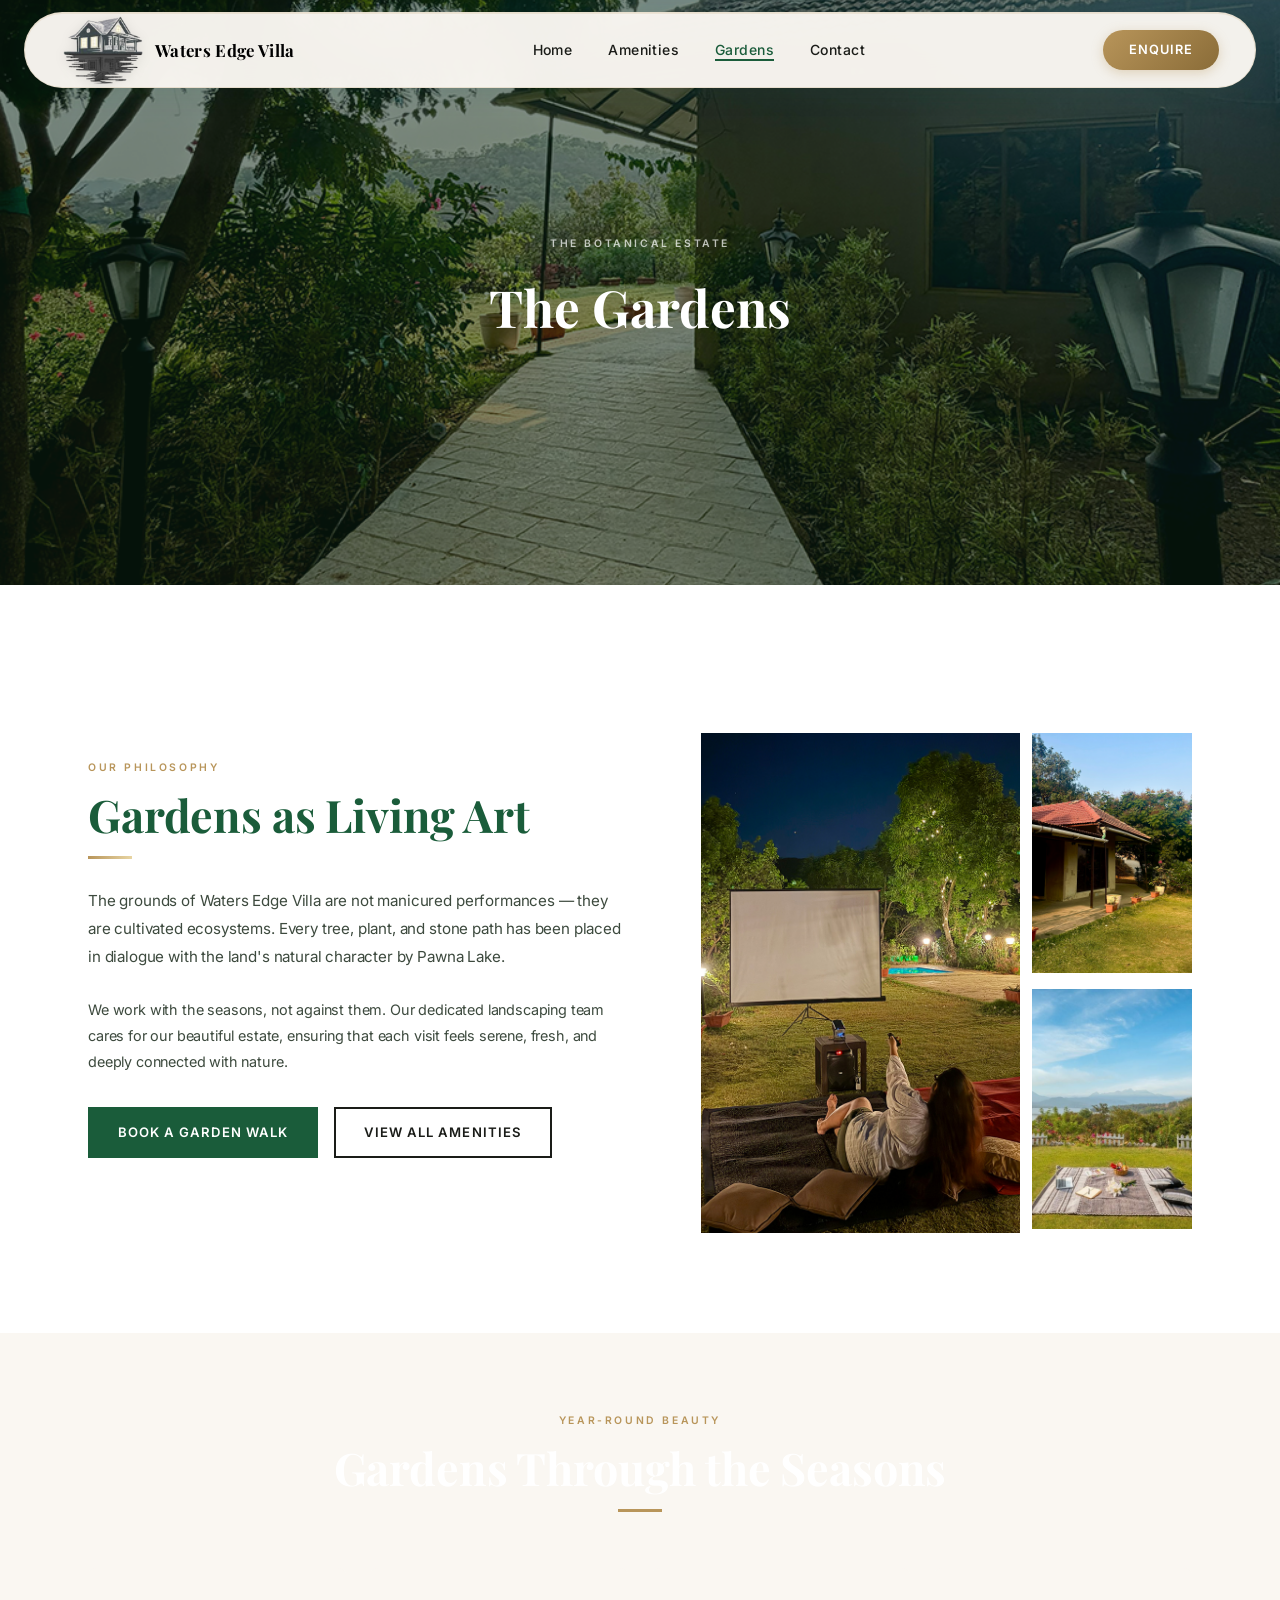
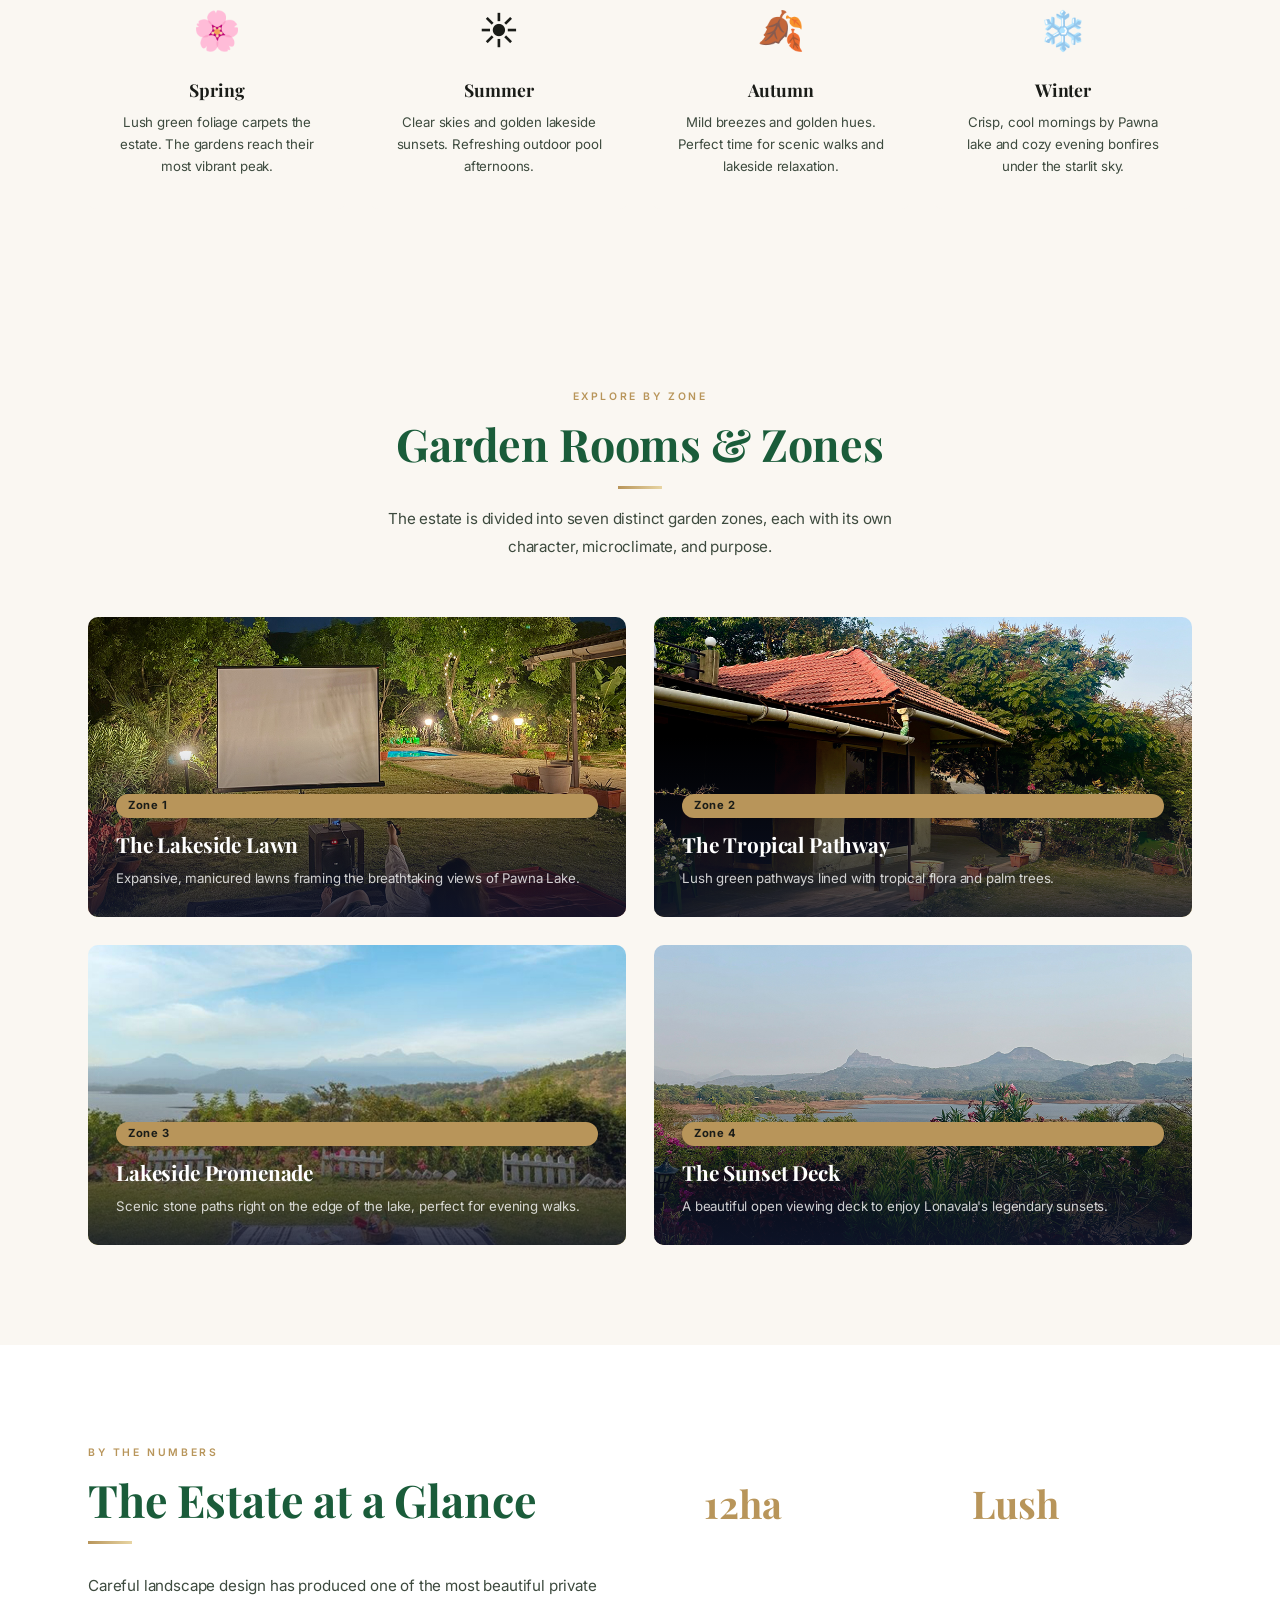
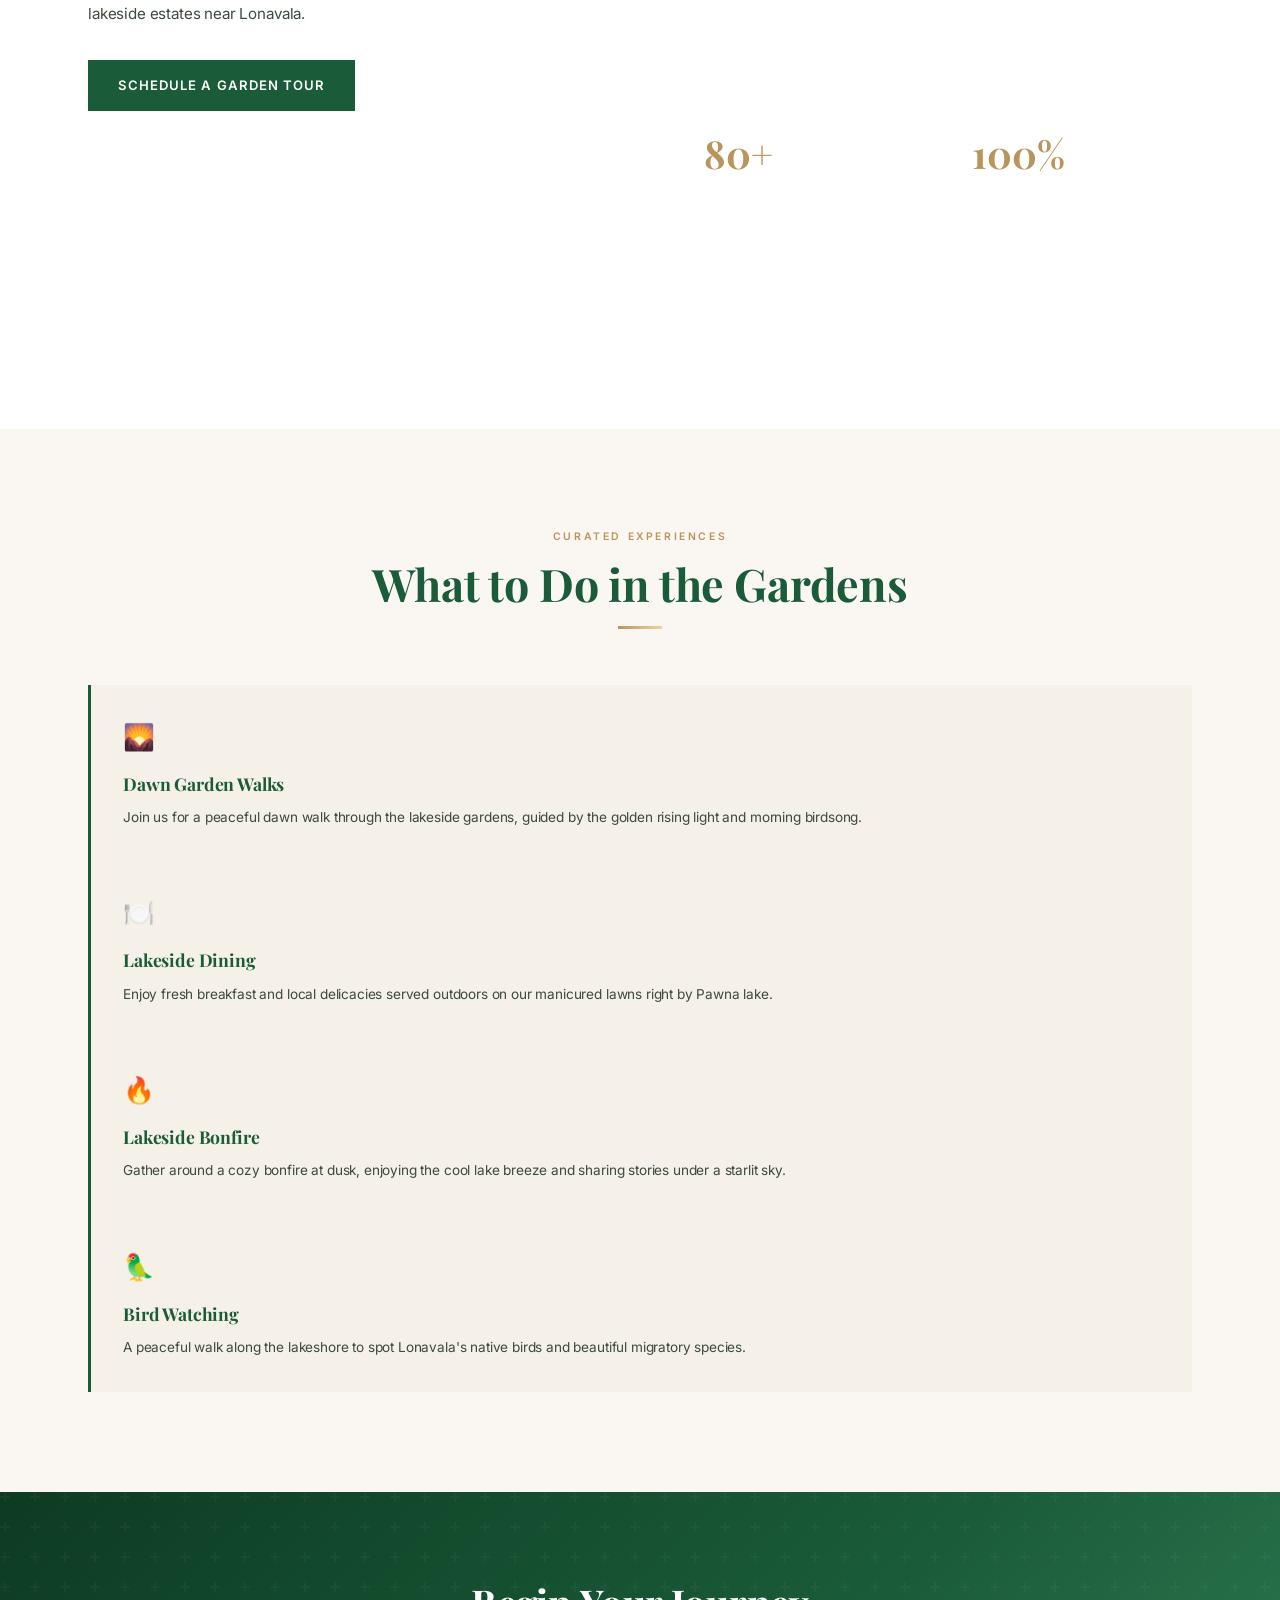
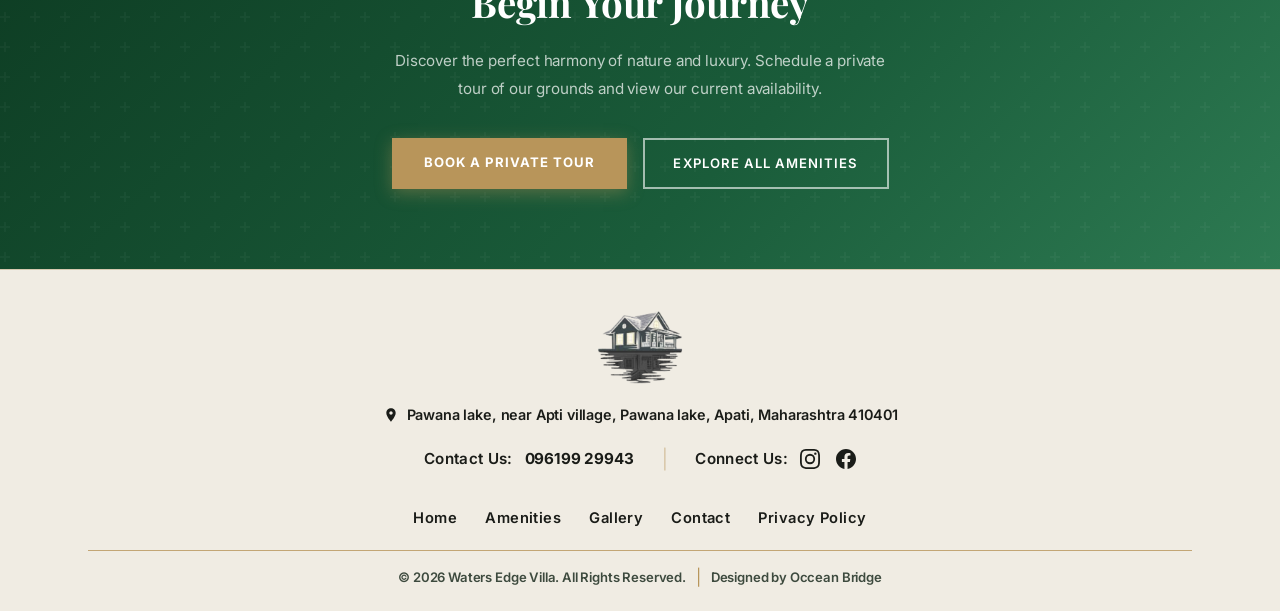
<file: garden.html>
<!DOCTYPE html>
<html lang="en">
<head>
<meta charset="UTF-8"/>
<meta name="viewport" content="width=device-width, initial-scale=1.0"/>
<title>Gardens — Waters Edge Villa</title>
<meta name="description" content="Explore the botanical gardens at Waters Edge Villa — lakeside walks, lush green pathways, organic orchards, and natural landscape systems."/>
<link rel="stylesheet" href="style.css"/>
<style>
  .garden-story { background:var(--white); }
  .garden-story-grid { display:grid; grid-template-columns:1.1fr 1fr; gap:72px; align-items:center; }
  .season-grid { display:grid; grid-template-columns:repeat(4,1fr); gap:24px; margin-top:56px; }
  .season-card { text-align:center; padding:32px 20px; border-radius:8px; background:var(--off-white); transition:transform var(--transition), box-shadow var(--transition); }
  .season-card:hover { transform:translateY(-6px); box-shadow:var(--shadow); }
  .season-icon { font-size:2.4rem; margin-bottom:14px; }
  .season-card h3 { font-family:var(--serif); font-size:1.1rem; color:var(--navy); margin-bottom:8px; }
  .season-card p { font-size:0.83rem; color:var(--text-mid); line-height:1.65; }
  .zone-section { background:var(--off-white); }
  .zone-grid { display:grid; grid-template-columns:repeat(2,1fr); gap:28px; margin-top:48px; }
  .zone-card { position:relative; border-radius:10px; overflow:hidden; height:300px; cursor:pointer; }
  .zone-card img { width:100%; height:100%; object-fit:cover; transition:transform 0.5s ease; }
  .zone-card:hover img { transform:scale(1.07); }
  .zone-card-overlay { position:absolute; inset:0; background:linear-gradient(to top, rgba(15,22,45,0.85) 0%, transparent 60%); display:flex; flex-direction:column; justify-content:flex-end; padding:28px; }
  .zone-card-overlay h3 { font-family:var(--serif); font-size:1.3rem; color:var(--white); margin-bottom:6px; }
  .zone-card-overlay p { font-size:0.83rem; color:rgba(255,255,255,0.8); line-height:1.6; }
  .zone-tag { display:inline-block; background:var(--gold); color:var(--text-dark); padding:3px 12px; border-radius:50px; font-size:0.7rem; font-weight:700; letter-spacing:0.06em; margin-bottom:10px; }
  .masterplan { background:var(--white); }
  .masterplan-inner { display:grid; grid-template-columns:1fr 1fr; gap:64px; align-items:start; }
  .stat-box { background:var(--navy); color:var(--white); padding:28px 32px; border-radius:8px; margin-bottom:20px; }
  .stat-box .num { font-family:var(--serif); font-size:2.4rem; color:var(--gold); font-weight:700; }
  .stat-box .lbl { font-size:0.78rem; color:rgba(255,255,255,0.65); letter-spacing:0.08em; text-transform:uppercase; }
  .stat-box p { font-size:0.85rem; color:rgba(255,255,255,0.7); margin-top:6px; line-height:1.6; }
  .stat-boxes { display:grid; grid-template-columns:1fr 1fr; gap:16px; }
  @media(max-width:900px){
    .garden-story-grid{grid-template-columns:1fr;}
    .season-grid{grid-template-columns:repeat(2,1fr);}
    .zone-grid{grid-template-columns:1fr;}
    .masterplan-inner{grid-template-columns:1fr;}
    .stat-boxes{grid-template-columns:1fr;}
  }
  @media(max-width:480px){ .season-grid{grid-template-columns:1fr 1fr;} }
</style>
</head>
<body>

<!-- NAVBAR -->
<nav class="navbar" id="navbar">
  <a href="index.html" class="nav-logo-wrap">
    <img src="assets/logo.png" alt="Waters Edge Villa Logo" class="nav-logo-img" />
    <span class="nav-logo-text">Waters Edge Villa</span>
  </a>
  <button class="hamburger" id="hamburger" aria-label="Menu"><span></span><span></span><span></span></button>
  <ul class="nav-links" id="navLinks">
    <li><a href="index.html">Home</a></li>
    <li><a href="amenities.html">Amenities</a></li>
    <li><a href="garden.html" class="active">Gardens</a></li>
    <li><a href="contact.html">Contact</a></li>
  </ul>
  <a href="contact.html" class="btn-book">Enquire</a>
</nav>

<!-- PAGE HERO -->
<div class="page-hero" style="height:65vh;">
  <img src="images/Garden_1.jpg" alt="Waters Edge Villa Gardens" class="page-hero-bg"/>
  <div class="page-hero-overlay"></div>
  <div class="page-hero-content">
    <p class="eyebrow">The Botanical Estate</p>
    <h1>The Gardens</h1>
  </div>
</div>

<!-- GARDEN STORY -->
<section class="garden-story">
  <div class="container">
    <div class="garden-story-grid">
      <div class="reveal-left">
        <p class="section-label">Our Philosophy</p>
        <h2 class="section-title">Gardens as <span>Living Art</span></h2>
        <div class="section-underline"></div>
        <p class="section-desc">The grounds of Waters Edge Villa are not manicured performances — they are cultivated ecosystems. Every tree, plant, and stone path has been placed in dialogue with the land's natural character by Pawna Lake.</p>
        <br/>
        <p style="font-size:0.9rem;color:var(--text-mid);line-height:1.8;">We work with the seasons, not against them. Our dedicated landscaping team cares for our beautiful estate, ensuring that each visit feels serene, fresh, and deeply connected with nature.</p>
        <div style="display:flex;gap:16px;flex-wrap:wrap;margin-top:32px;">
          <a href="contact.html" class="btn-primary">Book a Garden Walk</a>
          <a href="amenities.html" class="btn-outline" style="color:var(--navy);border-color:var(--navy);">View All Amenities</a>
        </div>
      </div>
      <div class="reveal">
        <div class="garden-photo-grid">
          <img src="images/Garden_2.jpg" alt="Lush Gardens" class="main-img"/>
          <img src="images/Garden_3.jpg" alt="Green Pathways" class="side-img"/>
          <img src="images/Garden_4.jpg" alt="Lonavala Estate Grounds" class="side-img"/>
        </div>
      </div>
    </div>
  </div>
</section>

<!-- SEASONS -->
<section style="background:var(--navy);padding:80px 0;">
  <div class="container">
    <div style="text-align:center;margin-bottom:0;">
      <p class="section-label" style="color:var(--gold);">Year-Round Beauty</p>
      <h2 class="section-title" style="color:var(--white);">Gardens Through the Seasons</h2>
      <div class="section-underline" style="margin:0 auto 16px;background:var(--gold);"></div>
    </div>
    <div class="season-grid">
      <div class="season-card reveal">
        <div class="season-icon">🌸</div>
        <h3>Spring</h3>
        <p>Lush green foliage carpets the estate. The gardens reach their most vibrant peak.</p>
      </div>
      <div class="season-card reveal">
        <div class="season-icon">☀️</div>
        <h3>Summer</h3>
        <p>Clear skies and golden lakeside sunsets. Refreshing outdoor pool afternoons.</p>
      </div>
      <div class="season-card reveal">
        <div class="season-icon">🍂</div>
        <h3>Autumn</h3>
        <p>Mild breezes and golden hues. Perfect time for scenic walks and lakeside relaxation.</p>
      </div>
      <div class="season-card reveal">
        <div class="season-icon">❄️</div>
        <h3>Winter</h3>
        <p>Crisp, cool mornings by Pawna lake and cozy evening bonfires under the starlit sky.</p>
      </div>
    </div>
  </div>
</section>

<!-- ZONES -->
<section class="zone-section">
  <div class="container">
    <div style="text-align:center;max-width:560px;margin:0 auto 56px;">
      <p class="section-label">Explore by Zone</p>
      <h2 class="section-title">Garden Rooms &amp; Zones</h2>
      <div class="section-underline" style="margin:0 auto 16px;"></div>
      <p class="section-desc" style="max-width:100%;">The estate is divided into seven distinct garden zones, each with its own character, microclimate, and purpose.</p>
    </div>
    <div class="zone-grid">
      <div class="zone-card reveal">
        <img src="images/Garden_2.jpg" alt="Lakeside Lawn"/>
        <div class="zone-card-overlay">
          <span class="zone-tag">Zone 1</span>
          <h3>The Lakeside Lawn</h3>
          <p>Expansive, manicured lawns framing the breathtaking views of Pawna Lake.</p>
        </div>
      </div>
      <div class="zone-card reveal">
        <img src="images/Garden_3.jpg" alt="Tropical Pathway"/>
        <div class="zone-card-overlay">
          <span class="zone-tag">Zone 2</span>
          <h3>The Tropical Pathway</h3>
          <p>Lush green pathways lined with tropical flora and palm trees.</p>
        </div>
      </div>
      <div class="zone-card reveal">
        <img src="images/Garden_4.jpg" alt="Lakeside Promenade"/>
        <div class="zone-card-overlay">
          <span class="zone-tag">Zone 3</span>
          <h3>Lakeside Promenade</h3>
          <p>Scenic stone paths right on the edge of the lake, perfect for evening walks.</p>
        </div>
      </div>
      <div class="zone-card reveal">
        <img src="images/Garden_5.jpg" alt="Sunset Deck"/>
        <div class="zone-card-overlay">
          <span class="zone-tag">Zone 4</span>
          <h3>The Sunset Deck</h3>
          <p>A beautiful open viewing deck to enjoy Lonavala's legendary sunsets.</p>
        </div>
      </div>
    </div>
  </div>
</section>

<!-- MASTERPLAN -->
<section class="masterplan">
  <div class="container">
    <div class="masterplan-inner">
      <div class="reveal-left">
        <p class="section-label">By the Numbers</p>
        <h2 class="section-title">The Estate at a Glance</h2>
        <div class="section-underline"></div>
        <p class="section-desc">Careful landscape design has produced one of the most beautiful private lakeside estates near Lonavala.</p>
        <a href="contact.html" class="btn-primary" style="margin-top:32px;display:inline-block;">Schedule a Garden Tour</a>
      </div>
      <div class="reveal">
        <div class="stat-boxes">
          <div class="stat-box">
            <span class="num">12ha</span>
            <span class="lbl">Total Estate Area</span>
            <p>Across four distinct garden zones and beautifully landscaped lakeside lawns.</p>
          </div>
          <div class="stat-box">
            <span class="num">Lush</span>
            <span class="lbl">Greenery</span>
            <p>Abundant tropical trees and floral plants offering natural shade and beauty.</p>
          </div>
          <div class="stat-box">
            <span class="num">80+</span>
            <span class="lbl">Plant Species</span>
            <p>Native flora and tropical botanicals documented and nurtured on the estate.</p>
          </div>
          <div class="stat-box">
            <span class="num">100%</span>
            <span class="lbl">Organic Inputs</span>
            <p>Eco-friendly landscaping practices to preserve Pawna Lake's local ecosystem.</p>
          </div>
        </div>
      </div>
    </div>
  </div>
</section>

<!-- GARDEN FEATURES -->
<section style="background:var(--off-white);">
  <div class="container">
    <div style="text-align:center;max-width:560px;margin:0 auto 56px;">
      <p class="section-label">Curated Experiences</p>
      <h2 class="section-title">What to Do in the Gardens</h2>
      <div class="section-underline" style="margin:0 auto 16px;"></div>
    </div>
    <div class="garden-features">
      <div class="garden-feat-card reveal">
        <div class="garden-feat-icon">🌄</div>
        <h3>Dawn Garden Walks</h3>
        <p>Join us for a peaceful dawn walk through the lakeside gardens, guided by the golden rising light and morning birdsong.</p>
      </div>
      <div class="garden-feat-card reveal">
        <div class="garden-feat-icon">🍽️</div>
        <h3>Lakeside Dining</h3>
        <p>Enjoy fresh breakfast and local delicacies served outdoors on our manicured lawns right by Pawna lake.</p>
      </div>
      <div class="garden-feat-card reveal">
        <div class="garden-feat-icon">🔥</div>
        <h3>Lakeside Bonfire</h3>
        <p>Gather around a cozy bonfire at dusk, enjoying the cool lake breeze and sharing stories under a starlit sky.</p>
      </div>
      <div class="garden-feat-card reveal">
        <div class="garden-feat-icon">🦜</div>
        <h3>Bird Watching</h3>
        <p>A peaceful walk along the lakeshore to spot Lonavala's native birds and beautiful migratory species.</p>
      </div>
    </div>
  </div>
</section>

<!-- CTA -->
<div class="cta-band">
  <div class="container" style="text-align:center;">
    <h2>Begin Your Journey</h2>
    <p>Discover the perfect harmony of nature and luxury. Schedule a private tour of our grounds and view our current availability.</p>
    <div class="btns">
      <a href="contact.html" class="btn-cream">Book a Private Tour</a>
      <a href="amenities.html" class="btn-outline-white">Explore All Amenities</a>
    </div>
  </div>
</div>

<!-- FOOTER -->
<footer>
  <div class="container">
    <div class="footer-inner">
      <div class="footer-brand">
        <a href="index.html" class="logo-wrap">
          <img src="assets/logo.png" alt="Waters Edge Villa" />
        </a>
        <div class="footer-address">
          <svg viewBox="0 0 24 24" width="16" height="16"><path d="M12 2C8.13 2 5 5.13 5 9c0 5.25 7 13 7 13s7-7.75 7-13c0-3.87-3.13-7-7-7zm0 9.5c-1.38 0-2.5-1.12-2.5-2.5S10.62 6.5 12 6.5s2.5 1.12 2.5 2.5S13.38 11.5 12 11.5z"/></svg>
          <p>Pawana lake, near Apti village, Pawana lake, Apati, Maharashtra 410401</p>
        </div>
        <div class="footer-contact-connect">
          <div class="footer-phone">
            <span class="footer-label">Contact Us:</span>
            <a href="tel:+919619929943">096199 29943</a>
          </div>
          <span class="footer-connect-sep">|</span>
          <div class="footer-social-wrap">
            <span class="footer-label">Connect Us:</span>
            <div class="footer-social">
              <a href="#" aria-label="Instagram">
                <svg viewBox="0 0 24 24" width="16" height="16"><path d="M12 2.163c3.204 0 3.584.012 4.85.07 3.252.148 4.771 1.691 4.919 4.919.058 1.265.069 1.645.069 4.849 0 3.205-.012 3.584-.069 4.849-.149 3.225-1.664 4.771-4.919 4.919-1.266.058-1.644.07-4.85.07-3.204 0-3.584-.012-4.849-.07-3.26-.149-4.771-1.699-4.919-4.92-.058-1.265-.07-1.644-.07-4.849 0-3.204.013-3.583.07-4.849.149-3.227 1.664-4.771 4.919-4.919 1.266-.057 1.645-.069 4.849-.069zM12 0C8.741 0 8.333.014 7.053.072 2.695.272.273 2.69.073 7.052.014 8.333 0 8.741 0 12c0 3.259.014 3.668.072 4.948.2 4.358 2.618 6.78 6.98 6.98C8.333 23.986 8.741 24 12 24c3.259 0 3.668-.014 4.948-.072 4.354-.2 6.782-2.618 6.979-6.98.059-1.28.073-1.689.073-4.948 0-3.259-.014-3.667-.072-4.947-.196-4.354-2.617-6.78-6.979-6.98C15.668.014 15.259 0 12 0zm0 5.838a6.162 6.162 0 100 12.324 6.162 6.162 0 000-12.324zM12 16a4 4 0 110-8 4 4 0 010 8zm6.406-11.845a1.44 1.44 0 100 2.881 1.44 1.44 0 000-2.881z"/></svg>
              </a>
              <a href="#" aria-label="Facebook">
                <svg viewBox="0 0 24 24" width="16" height="16"><path d="M24 12.073c0-6.627-5.373-12-12-12s-12 5.373-12 12c0 5.99 4.388 10.954 10.125 11.854v-8.385H7.078v-3.47h3.047V9.43c0-3.007 1.792-4.669 4.533-4.669 1.312 0 2.686.235 2.686.235v2.953H15.83c-1.491 0-1.956.925-1.956 1.874v2.25h3.328l-.532 3.47h-2.796v8.385C19.612 23.027 24 18.062 24 12.073z"/></svg>
              </a>
            </div>
          </div>
        </div>
      </div>
      <div>
        <ul>
          <li><a href="index.html">Home</a></li>
          <li><a href="amenities.html">Amenities</a></li>
          <li><a href="gallery.html">Gallery</a></li>
          <li><a href="contact.html">Contact</a></li>
          <li><a href="#">Privacy Policy</a></li>
        </ul>
      </div>
    </div>
    <hr class="footer-divider" />
    <div class="footer-bottom">
      <p>© 2026 Waters Edge Villa. All Rights Reserved.</p>
      <span class="sep">|</span>
      <p>Designed by Occean Bridge</p>
    </div>
  </div>
</footer>

<script>
  window.addEventListener('scroll', () => {
    document.getElementById('navbar').classList.toggle('scrolled', window.scrollY > 40);
  });
  const ham = document.getElementById('hamburger');
  const navLinks = document.getElementById('navLinks');
  ham.addEventListener('click', () => { ham.classList.toggle('open'); navLinks.classList.toggle('open'); });
  const reveals = document.querySelectorAll('.reveal, .reveal-left');
  const observer = new IntersectionObserver(entries => {
    entries.forEach(e => { if (e.isIntersecting) e.target.classList.add('visible'); });
  }, { threshold: 0.12 });
  reveals.forEach(el => observer.observe(el));
</script>
</body>
</html>
</file>
<file: style.css>
@import url('https://fonts.googleapis.com/css2?family=Playfair+Display:ital,wght@0,400;0,600;0,700;0,800;1,400&family=Inter:wght@300;400;500;600&display=swap');

*,
*::before,
*::after {
  box-sizing: border-box;
  margin: 0;
  padding: 0;
}

:root {
  --green: #1a5c3a;
  /* primary — deep forest green */
  --green-dark: #0d3b22;
  /* primary hover — rich dark emerald */
  --green-mid: #2d7a52;
  /* primary-container */
  --green-light: #d4ede0;
  /* soft mint tint */
  --gold: #b8955a;
  /* luxury gold accent */
  --gold-light: #e8d5a3;
  /* champagne / light gold */
  --gold-dark: #8a6c38;
  /* deep gold hover */
  --cream: #f5f0e8;
  /* warm cream surface */
  --cream-dark: #d6c9b0;
  /* warm outline */
  --off-white: #faf7f2;
  /* warm background */
  --white: #ffffff;
  --text-dark: #1a1c18;
  /* deep warm charcoal */
  --text-mid: #3d4a3e;
  /* forest-toned mid text */
  --text-light: #6b7c6c;
  /* muted forest text */
  --footer-bg: #f0ece3;
  /* warm footer */
  --serif: 'Playfair Display', serif;
  --sans: 'Inter', sans-serif;
  --transition: 0.3s cubic-bezier(0.4, 0, 0.2, 1);
  --shadow: 0 12px 40px rgba(26, 92, 58, 0.10);
  --shadow-gold: 0 8px 32px rgba(184, 149, 90, 0.18);
  --radius: 0px;
}

html {
  scroll-behavior: smooth;
}

body {
  font-family: var(--sans);
  color: var(--text-dark);
  background: var(--off-white);
  line-height: 1.6;
  overflow-x: hidden;
  letter-spacing: -0.01em;
}

/* ---- NAVBAR ---- */
.navbar {
  position: fixed;
  top: 12px;
  left: 50%;
  transform: translateX(-50%);
  width: calc(100% - 48px);
  max-width: 1360px;
  z-index: 1000;
  display: flex;
  align-items: center;
  justify-content: space-between;
  padding: 0 36px;
  height: 76px;
  background: rgba(250, 247, 242, 0.97);
  backdrop-filter: blur(20px);
  border: 1px solid rgba(184, 149, 90, 0.20);
  border-radius: 50px;
  box-shadow: 0 4px 28px rgba(26, 92, 58, 0.10), 0 1px 0 rgba(184, 149, 90, 0.15) inset;
  transition: var(--transition);
}

.navbar.scrolled {
  height: 64px;
  box-shadow: 0 6px 32px rgba(26, 92, 58, 0.14);
  top: 8px;
}

.nav-logo-wrap {
  display: flex;
  align-items: center;
  gap: 10px;
  text-decoration: none;
}

.nav-logo-img {
  height: 84px;
  width: auto;
  object-fit: contain;
  display: block;
  transition: var(--transition);
  filter: drop-shadow(0 2px 6px rgba(12, 12, 12, 0.12));
}

.navbar.scrolled .nav-logo-img {
  height: 68px;
}

.nav-logo-text {
  display: block;
  font-family: var(--serif);
  font-size: 1.05rem;
  font-weight: 700;
  color: #000000;
  letter-spacing: 0.02em;
  white-space: nowrap;
  transition: var(--transition);
}

.navbar.scrolled .nav-logo-text {
  font-size: 0.95rem;
}

.nav-links {
  display: flex;
  align-items: center;
  gap: 36px;
  list-style: none;
}

.nav-links a {
  font-size: 0.875rem;
  font-weight: 500;
  color: var(--text-dark);
  text-decoration: none;
  letter-spacing: 0.03em;
  padding-bottom: 3px;
  position: relative;
  transition: color var(--transition);
}

.nav-links a::after {
  content: '';
  position: absolute;
  bottom: 0;
  left: 0;
  width: 0;
  height: 2px;
  background: var(--green);
  transition: width var(--transition);
}

.nav-links a:hover,
.nav-links a.active {
  color: var(--green);
}

.nav-links a:hover::after,
.nav-links a.active::after {
  width: 100%;
}

.btn-book {
  background: linear-gradient(135deg, var(--gold) 0%, var(--gold-dark) 100%);
  color: var(--white);
  padding: 10px 26px;
  border-radius: 50px;
  font-size: 0.8rem;
  font-weight: 600;
  text-decoration: none;
  letter-spacing: 0.08em;
  text-transform: uppercase;
  transition: all var(--transition);
  box-shadow: 0 3px 12px rgba(184, 149, 90, 0.35);
}

.btn-book:hover {
  background: linear-gradient(135deg, var(--gold-dark) 0%, var(--gold) 100%);
  transform: translateY(-1px);
  box-shadow: 0 5px 18px rgba(184, 149, 90, 0.45);
}

/* ---- HAMBURGER ---- */
.hamburger {
  display: none;
  flex-direction: column;
  gap: 5px;
  cursor: pointer;
  background: none;
  border: none;
}

.hamburger span {
  width: 24px;
  height: 2px;
  background: var(--text-dark);
  border-radius: 2px;
  transition: var(--transition);
}

.hamburger.open span:nth-child(1) {
  transform: rotate(45deg) translate(5px, 5px);
}

.hamburger.open span:nth-child(2) {
  opacity: 0;
}

.hamburger.open span:nth-child(3) {
  transform: rotate(-45deg) translate(5px, -5px);
}

/* ---- HERO ---- */
.hero {
  position: relative;
  width: 100%;
  height: 580px;
  margin-top: 100px;
  display: flex;
  align-items: flex-end;
  overflow: hidden;
}

.hero-bg {
  position: absolute;
  inset: 0;
  width: 100%;
  height: 100%;
  object-fit: cover;
  object-position: center 60%;
  animation: heroZoom 12s ease-out forwards;
}

@keyframes heroZoom {
  from {
    transform: scale(1.015);
  }

  to {
    transform: scale(1);
  }
}

.hero-overlay {
  position: absolute;
  inset: 0;
  background: linear-gradient(to top, rgba(10, 35, 20, 0.78) 0%, rgba(10, 35, 20, 0.25) 55%, transparent 100%);
  z-index: 1;
}

.hero-content {
  position: relative;
  z-index: 2;
  padding: 0 64px 48px;
  max-width: 640px;
  animation: fadeUp 1s 0.3s both;
}

@keyframes fadeUp {
  from {
    opacity: 0;
    transform: translateY(30px);
  }

  to {
    opacity: 1;
    transform: translateY(0);
  }
}

.hero-eyebrow {
  font-size: 0.68rem;
  font-weight: 600;
  letter-spacing: 0.25em;
  color: var(--gold-light);
  text-transform: uppercase;
  margin-bottom: 16px;
}

.hero-title {
  font-family: var(--serif);
  font-size: clamp(2.4rem, 5vw, 3.8rem);
  font-weight: 800;
  color: var(--white);
  line-height: 1.15;
  margin-bottom: 18px;
}

.hero-desc {
  font-size: 0.95rem;
  color: rgba(255, 255, 255, 0.75);
  margin-bottom: 32px;
  max-width: 480px;
  line-height: 1.8;
}

.hero-btns {
  display: flex;
  gap: 14px;
  flex-wrap: wrap;
}

/* Hero card overlay (Stitch style) */
.hero-card {
  position: absolute;
  top: 50%;
  left: 50%;
  transform: translate(-50%, -50%);
  background: rgba(244, 241, 235, 0.92);
  backdrop-filter: blur(8px);
  padding: 48px 56px;
  text-align: center;
  z-index: 2;
  max-width: 500px;
  width: 90%;
  animation: fadeUp 1s 0.2s both;
}

.hero-card-eyebrow {
  font-size: 0.65rem;
  letter-spacing: 0.25em;
  text-transform: uppercase;
  color: var(--text-light);
  margin-bottom: 16px;
}

.hero-card-title {
  font-family: var(--serif);
  font-size: clamp(2rem, 5vw, 3.2rem);
  color: var(--green);
  font-weight: 700;
  font-style: italic;
  margin-bottom: 16px;
}

.hero-card-desc {
  font-size: 0.9rem;
  color: var(--text-mid);
  line-height: 1.8;
  font-style: italic;
}

/* Stats panel (right side) */
.hero-stats {
  position: absolute;
  right: 0;
  top: 50%;
  transform: translateY(-50%);
  background: rgba(249, 249, 247, 0.95);
  backdrop-filter: blur(8px);
  padding: 32px 28px;
  z-index: 3;
  min-width: 180px;
  text-align: center;
  display: flex;
  flex-direction: column;
  gap: 24px;
}

.hero-stat-num {
  font-family: var(--serif);
  font-size: 2.2rem;
  color: var(--green);
  font-weight: 700;
  display: block;
}

.hero-stat-label {
  font-size: 0.62rem;
  letter-spacing: 0.15em;
  text-transform: uppercase;
  color: var(--text-light);
  margin-top: 2px;
}

/* ---- BUTTONS ---- */
.btn-primary {
  background: var(--green);
  color: var(--white);
  padding: 13px 28px;
  border-radius: var(--radius);
  font-weight: 600;
  font-size: 0.82rem;
  text-decoration: none;
  letter-spacing: 0.08em;
  text-transform: uppercase;
  transition: background var(--transition), transform var(--transition);
  display: inline-block;
  border: 2px solid var(--green);
}

.btn-primary:hover {
  background: var(--green-dark);
  border-color: var(--green-dark);
  transform: translateY(-2px);
}

.btn-outline {
  background: transparent;
  color: var(--green);
  padding: 13px 28px;
  border-radius: var(--radius);
  font-weight: 600;
  font-size: 0.82rem;
  text-decoration: none;
  letter-spacing: 0.08em;
  text-transform: uppercase;
  border: 2px solid var(--green);
  transition: all var(--transition);
}

.btn-outline:hover {
  background: var(--green);
  color: var(--white);
  transform: translateY(-2px);
}

.btn-outline-white {
  background: transparent;
  color: var(--white);
  padding: 13px 28px;
  border-radius: var(--radius);
  font-weight: 600;
  font-size: 0.82rem;
  text-decoration: none;
  letter-spacing: 0.08em;
  text-transform: uppercase;
  border: 2px solid rgba(255, 255, 255, 0.6);
  transition: all var(--transition);
}

.btn-outline-white:hover {
  border-color: var(--white);
  background: rgba(255, 255, 255, 0.1);
}

/* ---- SECTIONS ---- */
section {
  padding: 100px 0;
}

.container {
  max-width: 1200px;
  margin: 0 auto;
  padding: 0 48px;
}

.section-label {
  font-size: 0.65rem;
  font-weight: 600;
  letter-spacing: 0.25em;
  color: var(--gold);
  text-transform: uppercase;
  margin-bottom: 12px;
}

.section-title {
  font-family: var(--serif);
  font-size: clamp(2rem, 3.8vw, 2.8rem);
  font-weight: 700;
  color: var(--green);
  line-height: 1.15;
  margin-bottom: 16px;
}

.section-underline {
  width: 44px;
  height: 3px;
  background: linear-gradient(90deg, var(--gold), var(--gold-light));
  margin-bottom: 28px;
  border-radius: var(--radius);
}

.section-desc {
  font-size: 0.95rem;
  color: var(--text-mid);
  max-width: 560px;
  line-height: 1.85;
}

/* ---- LIVING ARCHITECTURE ---- */
.living-arch .grid {
  display: grid;
  grid-template-columns: 1fr 1fr;
  gap: 80px;
  align-items: center;
}

.living-arch-img {
  position: relative;
  overflow: hidden;
}

.living-arch-img img {
  width: 100%;
  height: 480px;
  object-fit: cover;
  display: block;
  transition: transform 0.6s ease;
}

.living-arch-img:hover img {
  transform: scale(1.04);
}

.img-stat {
  position: absolute;
  bottom: 24px;
  left: 24px;
  background: rgba(250, 247, 242, 0.97);
  padding: 16px 22px;
  border: 1px solid rgba(184, 149, 90, 0.30);
  border-left: 3px solid var(--gold);
}

.img-stat strong {
  font-family: var(--serif);
  font-size: 2rem;
  color: var(--green);
  display: block;
}

.img-stat span {
  font-size: 0.72rem;
  color: var(--gold-dark);
  letter-spacing: 0.1em;
  text-transform: uppercase;
}

.living-features {
  list-style: none;
  margin-top: 24px;
  display: flex;
  flex-direction: column;
  gap: 12px;
}

.living-features li {
  display: flex;
  align-items: flex-start;
  gap: 12px;
  font-size: 0.88rem;
  color: var(--text-mid);
  line-height: 1.6;
}

.living-features li::before {
  content: '—';
  color: var(--green);
  flex-shrink: 0;
  font-weight: 600;
}

/* ---- STATS STRIP ---- */
.stats-strip {
  background: var(--green);
  padding: 64px 0;
}

.stats-strip .container {
  display: flex;
  justify-content: space-around;
  flex-wrap: wrap;
  gap: 40px;
}

.stat-item {
  text-align: center;
}

.stat-number {
  font-family: var(--serif);
  font-size: 3rem;
  font-weight: 700;
  color: var(--gold-light);
  display: block;
}

.stat-label {
  font-size: 0.68rem;
  color: rgba(255, 255, 255, 0.65);
  letter-spacing: 0.15em;
  text-transform: uppercase;
  margin-top: 4px;
}

/* ---- CTA BAND ---- */
.cta-band {
  background: linear-gradient(135deg, var(--green-dark) 0%, var(--green) 60%, var(--green-mid) 100%);
  text-align: center;
  padding: 80px 48px;
  position: relative;
  overflow: hidden;
}

.cta-band::before {
  content: '';
  position: absolute;
  inset: 0;
  background: url("data:image/svg+xml,%3Csvg width='60' height='60' viewBox='0 0 60 60' xmlns='http://www.w3.org/2000/svg'%3E%3Cg fill='none' fill-rule='evenodd'%3E%3Cg fill='%23ffffff' fill-opacity='0.03'%3E%3Cpath d='M36 34v-4h-2v4h-4v2h4v4h2v-4h4v-2h-4zm0-30V0h-2v4h-4v2h4v4h2V6h4V4h-4zM6 34v-4H4v4H0v2h4v4h2v-4h4v-2H6zM6 4V0H4v4H0v2h4v4h2V6h4V4H6z'/%3E%3C/g%3E%3C/g%3E%3C/svg%3E");
}

.cta-band h2 {
  font-family: var(--serif);
  font-size: clamp(1.8rem, 3vw, 2.6rem);
  color: var(--white);
  margin-bottom: 14px;
  position: relative;
}

.cta-band p {
  color: rgba(255, 255, 255, 0.72);
  font-size: 0.95rem;
  margin-bottom: 36px;
  max-width: 520px;
  margin-left: auto;
  margin-right: auto;
  line-height: 1.8;
  position: relative;
}

.cta-band .btns {
  display: flex;
  gap: 16px;
  justify-content: center;
  flex-wrap: wrap;
  position: relative;
}

.btn-cream {
  background: var(--gold);
  color: var(--white);
  padding: 14px 32px;
  border-radius: var(--radius);
  font-weight: 700;
  font-size: 0.82rem;
  letter-spacing: 0.08em;
  text-transform: uppercase;
  text-decoration: none;
  transition: background var(--transition), transform var(--transition);
  box-shadow: 0 4px 16px rgba(184, 149, 90, 0.4);
}

.btn-cream:hover {
  background: var(--gold-dark);
  transform: translateY(-2px);
}

/* ---- AMENITIES ---- */
.amenities-grid {
  display: grid;
  grid-template-columns: repeat(3, 1fr);
  gap: 28px;
  margin-top: 56px;
}

.amenity-card {
  background: var(--white);
  border: 1px solid var(--cream-dark);
  overflow: hidden;
  transition: transform var(--transition), box-shadow var(--transition);
}

.amenity-card:hover {
  transform: translateY(-6px);
  box-shadow: 0 16px 48px rgba(26, 92, 58, 0.12);
}

.amenity-card img {
  width: 100%;
  height: auto;
  display: block;
  transition: transform 0.6s cubic-bezier(0.4, 0, 0.2, 1);
}

.amenity-card:hover img {
  transform: scale(1.08);
}

.amenity-card-body {
  padding: 24px 28px;
  border-top: 2px solid transparent;
  transition: border-color var(--transition);
}

.amenity-card:hover .amenity-card-body {
  border-top-color: var(--gold);
}

.amenity-card-body h3 {
  font-family: var(--serif);
  font-size: 1.2rem;
  color: var(--green);
  margin-bottom: 8px;
}

.amenity-card-body p {
  font-size: 0.85rem;
  color: var(--text-mid);
  line-height: 1.75;
}

.amenity-icon {
  font-size: 1.4rem;
  margin-bottom: 10px;
  display: block;
}

/* ---- GALLERY ---- */
.gallery-grid {
  display: grid;
  grid-template-columns: repeat(3, 1fr);
  gap: 12px;
  margin-top: 48px;
}

.gallery-item {
  position: relative;
  overflow: hidden;
  cursor: pointer;
  background: var(--cream);
}

.gallery-item img {
  width: 100%;
  height: 280px;
  object-fit: cover;
  display: block;
  transition: transform 0.5s ease;
}

.gallery-item:hover img {
  transform: scale(1.08);
}

.gallery-item.large {
  grid-column: span 2;
}

.gallery-item.large img {
  height: 380px;
}

.gallery-overlay {
  position: absolute;
  inset: 0;
  background: rgba(26, 92, 58, 0);
  display: flex;
  align-items: center;
  justify-content: center;
  transition: background var(--transition);
}

.gallery-overlay span {
  color: var(--white);
  font-size: 2rem;
  opacity: 0;
  transition: opacity var(--transition);
}

.gallery-item:hover .gallery-overlay {
  background: rgba(26, 92, 58, 0.35);
}

.gallery-item:hover .gallery-overlay span {
  opacity: 1;
}

/* Lightbox */
.lightbox {
  display: none;
  position: fixed;
  inset: 0;
  background: rgba(0, 0, 0, 0.92);
  z-index: 9999;
  align-items: center;
  justify-content: center;
}

.lightbox.open {
  display: flex;
}

.lightbox img {
  max-width: 90vw;
  max-height: 88vh;
  object-fit: contain;
  border-radius: var(--radius);
}

.lightbox-close {
  position: absolute;
  top: 20px;
  right: 28px;
  color: white;
  font-size: 2rem;
  cursor: pointer;
  background: none;
  border: none;
  line-height: 1;
}

.lightbox-prev,
.lightbox-next {
  position: absolute;
  top: 50%;
  transform: translateY(-50%);
  background: rgba(255, 255, 255, 0.1);
  border: none;
  color: white;
  font-size: 1.8rem;
  padding: 12px 16px;
  cursor: pointer;
  transition: background var(--transition);
  border-radius: var(--radius);
}

.lightbox-prev {
  left: 16px;
}

.lightbox-next {
  right: 16px;
}

.lightbox-prev:hover,
.lightbox-next:hover {
  background: rgba(255, 255, 255, 0.2);
}

/* ---- GARDEN PHOTO GRID ---- */
.garden-photo-grid {
  display: grid;
  grid-template-columns: 2fr 1fr;
  grid-template-rows: auto auto;
  gap: 12px;
  margin-top: 48px;
}

.garden-photo-grid img {
  width: 100%;
  height: 100%;
  object-fit: cover;
  display: block;
  transition: transform 0.5s ease;
}

.garden-photo-grid .main-img {
  grid-row: span 2;
  height: 500px;
}

.garden-photo-grid .side-img {
  height: 240px;
}

.garden-feat-card {
  background: var(--cream);
  padding: 32px;
  border-left: 3px solid var(--green);
  transition: transform var(--transition);
}

.garden-feat-card:hover {
  transform: translateY(-4px);
}

.garden-feat-card h3 {
  font-family: var(--serif);
  font-size: 1.1rem;
  color: var(--green);
  margin-bottom: 8px;
}

.garden-feat-card p {
  font-size: 0.85rem;
  color: var(--text-mid);
  line-height: 1.75;
}

.garden-feat-icon {
  font-size: 1.6rem;
  margin-bottom: 12px;
  display: block;
}

/* ---- CONTACT ---- */
.contact-grid {
  display: grid;
  grid-template-columns: 1fr 1.3fr;
  gap: 72px;
  align-items: start;
  margin-top: 56px;
}

.c-item {
  display: flex;
  gap: 16px;
  align-items: flex-start;
  margin-bottom: 20px;
}

.c-icon {
  width: 42px;
  height: 42px;
  background: var(--green);
  border-radius: var(--radius);
  display: flex;
  align-items: center;
  justify-content: center;
  flex-shrink: 0;
}

.c-icon svg {
  fill: white;
  width: 18px;
  height: 18px;
}

.c-text span {
  font-size: 0.68rem;
  color: var(--text-light);
  text-transform: uppercase;
  letter-spacing: 0.1em;
  display: block;
  margin-bottom: 2px;
}

.c-text strong {
  font-size: 0.88rem;
  color: var(--text-dark);
}

.contact-form {
  background: var(--cream);
  padding: 44px;
}

.form-group {
  margin-bottom: 18px;
}

.form-group label {
  font-size: 0.68rem;
  font-weight: 600;
  color: var(--text-light);
  letter-spacing: 0.12em;
  text-transform: uppercase;
  display: block;
  margin-bottom: 7px;
}

.form-group input,
.form-group select,
.form-group textarea {
  width: 100%;
  padding: 12px 0;
  border: none;
  border-bottom: 1.5px solid var(--cream-dark);
  background: transparent;
  font-family: var(--sans);
  font-size: 0.9rem;
  color: var(--text-dark);
  outline: none;
  transition: border-color var(--transition);
}

.form-group input:focus,
.form-group select:focus,
.form-group textarea:focus {
  border-color: var(--green);
}

.form-group textarea {
  height: 100px;
  resize: none;
}

.form-row {
  display: grid;
  grid-template-columns: 1fr 1fr;
  gap: 16px;
}

.btn-submit {
  width: 100%;
  background: var(--green);
  color: var(--white);
  padding: 16px;
  border: none;
  font-family: var(--sans);
  font-size: 0.82rem;
  font-weight: 600;
  letter-spacing: 0.1em;
  text-transform: uppercase;
  cursor: pointer;
  transition: background var(--transition);
  margin-top: 8px;
}

.btn-submit:hover {
  background: var(--green-dark);
}

/* ---- PAGE HERO ---- */
.page-hero {
  height: 55vh;
  min-height: 360px;
  position: relative;
  display: flex;
  align-items: center;
  justify-content: center;
  text-align: center;
  overflow: hidden;
}

.page-hero-bg {
  position: absolute;
  inset: 0;
  width: 100%;
  height: 100%;
  object-fit: cover;
}

.page-hero-overlay {
  position: absolute;
  inset: 0;
  background: rgba(10, 35, 20, 0.52);
}

.page-hero-content {
  position: relative;
  z-index: 2;
  animation: fadeUp 0.8s both;
}

.page-hero-content .eyebrow {
  font-size: 0.65rem;
  font-weight: 600;
  letter-spacing: 0.25em;
  color: rgba(255, 255, 255, 0.7);
  text-transform: uppercase;
  margin-bottom: 14px;
}

.page-hero-content h1 {
  font-family: var(--serif);
  font-size: clamp(2rem, 5vw, 3.2rem);
  color: var(--white);
  font-weight: 700;
}

/* ---- FOOTER ---- */
footer {
  background: var(--footer-bg);
  padding: 32px 0 20px;
  border-top: 1px solid var(--cream-dark);
}

.footer-inner {
  display: flex;
  flex-direction: column;
  align-items: center;
  text-align: center;
  gap: 20px;
  margin-bottom: 20px;
}

.footer-brand {
  display: flex;
  flex-direction: column;
  align-items: center;
  gap: 12px;
}

.footer-brand .logo-wrap {
  display: flex;
  justify-content: center;
  align-items: center;
  text-decoration: none;
}

.footer-brand .logo-wrap img {
  height: 90px;
  width: auto;
  object-fit: contain;
}

.footer-brand .logo-text {
  display: none;
}

.footer-brand .footer-address {
  display: flex;
  align-items: center;
  justify-content: center;
  gap: 8px;
}

.footer-brand .footer-address svg {
  fill: var(--text-dark);
  flex-shrink: 0;
}

.footer-brand .footer-address p {
  font-size: 0.9rem;
  color: var(--text-dark);
  font-weight: 600;
  line-height: 1.5;
  max-width: 100%;
  margin: 0;
}

.footer-contact-connect {
  display: flex;
  align-items: center;
  justify-content: center;
  gap: 28px;
  flex-wrap: wrap;
  margin-top: 6px;
}

.footer-contact-connect .footer-phone,
.footer-contact-connect .footer-social-wrap {
  display: flex;
  align-items: center;
  gap: 12px;
}

.footer-contact-connect .footer-label {
  font-size: 0.95rem;
  color: var(--text-dark);
  font-weight: 600;
  letter-spacing: 0.02em;
}

.footer-contact-connect .footer-phone a {
  font-size: 0.95rem;
  color: var(--text-dark);
  font-weight: 700;
  text-decoration: none;
  transition: color var(--transition);
}

.footer-contact-connect .footer-phone a:hover {
  color: var(--gold);
}

.footer-contact-connect .footer-connect-sep {
  color: var(--gold);
  font-size: 1.2rem;
  font-weight: 300;
  opacity: 0.6;
}

.footer-social {
  display: flex;
  align-items: center;
  gap: 16px;
}

.footer-social a {
  display: inline-flex;
  align-items: center;
  justify-content: center;
  text-decoration: none;
  transition: transform var(--transition);
}

.footer-social a:hover {
  transform: translateY(-2px);
}

.footer-social a svg {
  fill: var(--text-dark);
  width: 20px;
  height: 20px;
  transition: fill var(--transition);
}

.footer-social a:hover svg {
  fill: var(--gold);
}

footer ul {
  list-style: none;
  display: flex;
  flex-direction: row;
  justify-content: center;
  align-items: center;
  flex-wrap: wrap;
  gap: 28px;
  padding: 0;
  margin-top: 10px;
}

footer ul li a {
  font-size: 0.92rem;
  color: var(--text-dark);
  font-weight: 600;
  text-decoration: none;
  transition: color var(--transition);
  letter-spacing: 0.03em;
}

footer ul li a:hover {
  color: var(--gold);
}

.footer-privacy-sep {
  display: none;
}

.footer-bottom {
  padding-top: 14px;
  display: flex;
  justify-content: center;
  align-items: center;
  gap: 10px;
  flex-wrap: wrap;
}

.footer-bottom p {
  font-size: 0.82rem;
  color: var(--text-mid);
  font-weight: 600;
}

.footer-bottom .sep {
  color: var(--gold);
  font-size: 1rem;
}

.footer-divider {
  border: none;
  border-top: 1.5px solid var(--gold);
  margin: 0;
  width: 100%;
  opacity: 0.8;
}

.footer-credit {
  display: none;
}

/* ---- SCROLL REVEAL ---- */
.reveal {
  opacity: 0;
  transform: translateY(28px);
  transition: opacity 0.7s ease, transform 0.7s ease;
}

.reveal.visible {
  opacity: 1;
  transform: translateY(0);
}

.reveal-left {
  opacity: 0;
  transform: translateX(-28px);
  transition: opacity 0.7s ease, transform 0.7s ease;
}

.reveal-left.visible {
  opacity: 1;
  transform: translateX(0);
}

/* ---- TAGS ---- */
.tag {
  background: var(--green-light);
  color: var(--green);
  padding: 5px 14px;
  border-radius: var(--radius);
  font-size: 0.75rem;
  font-weight: 600;
  letter-spacing: 0.05em;
  display: inline-block;
}

.tag-list {
  display: flex;
  flex-wrap: wrap;
  gap: 8px;
  margin-bottom: 28px;
}

/* ---- RESPONSIVE ---- */
@media (max-width: 900px) {
  .navbar {
    top: 8px;
    width: calc(100% - 24px);
    padding: 0 20px;
    height: 58px;
    border-radius: 40px;
  }

  .navbar.scrolled {
    height: 50px;
    top: 6px;
  }

  .nav-logo-img {
    height: 52px;
  }

  .navbar.scrolled .nav-logo-img {
    height: 44px;
  }

  .nav-links {
    display: none;
    position: fixed;
    top: 78px;
    left: 12px;
    width: calc(100% - 24px);
    background: rgba(250, 248, 245, 0.98);
    backdrop-filter: blur(16px);
    flex-direction: column;
    gap: 0;
    padding: 12px 0;
    box-shadow: 0 8px 24px rgba(0, 0, 0, 0.10);
    border-radius: 20px;
    border: 1px solid rgba(0, 71, 50, 0.08);
  }

  .navbar.scrolled .nav-links {
    top: 66px;
  }

  .nav-links.open {
    display: flex;
  }

  .nav-links li {
    padding: 12px 28px;
  }

  .hamburger {
    display: flex;
  }

  .btn-book {
    display: none;
  }

  .hero {
    margin-top: 78px;
    height: 440px;
    display: flex;
    align-items: flex-end;
  }

  .hero-content {
    padding: 0 28px 36px;
  }

  .hero-card {
    display: none;
  }

  .hero-stats {
    display: none;
  }

  .living-arch .grid {
    grid-template-columns: 1fr;
    gap: 40px;
  }

  .amenities-grid {
    grid-template-columns: 1fr 1fr;
  }

  .gallery-grid {
    grid-template-columns: 1fr 1fr;
  }

  .gallery-item.large {
    grid-column: span 1;
  }

  .gallery-item.large img {
    height: 280px;
  }

  .garden-photo-grid {
    grid-template-columns: 1fr;
  }

  .garden-photo-grid .main-img {
    height: 300px;
    grid-row: span 1;
  }

  .contact-grid {
    grid-template-columns: 1fr;
    gap: 40px;
  }

  .footer-inner {
    gap: 16px;
  }

  .container {
    padding: 0 24px;
  }
}

@media (max-width: 600px) {
  .hero {
    height: 380px;
  }

  .hero-content {
    padding: 0 20px 24px;
  }

  .amenities-grid {
    grid-template-columns: 1fr;
  }

  .gallery-grid {
    grid-template-columns: 1fr;
  }

  .gallery-item.large img {
    height: 240px;
  }

  .form-row {
    grid-template-columns: 1fr;
  }

  .cta-band .btns {
    flex-direction: column;
    align-items: center;
  }

  .hero-title {
    font-size: 2.1rem;
  }

  .footer-contact-connect {
    flex-direction: column;
    gap: 12px;
  }

  .footer-contact-connect .footer-connect-sep {
    display: none;
  }
}
</file>
